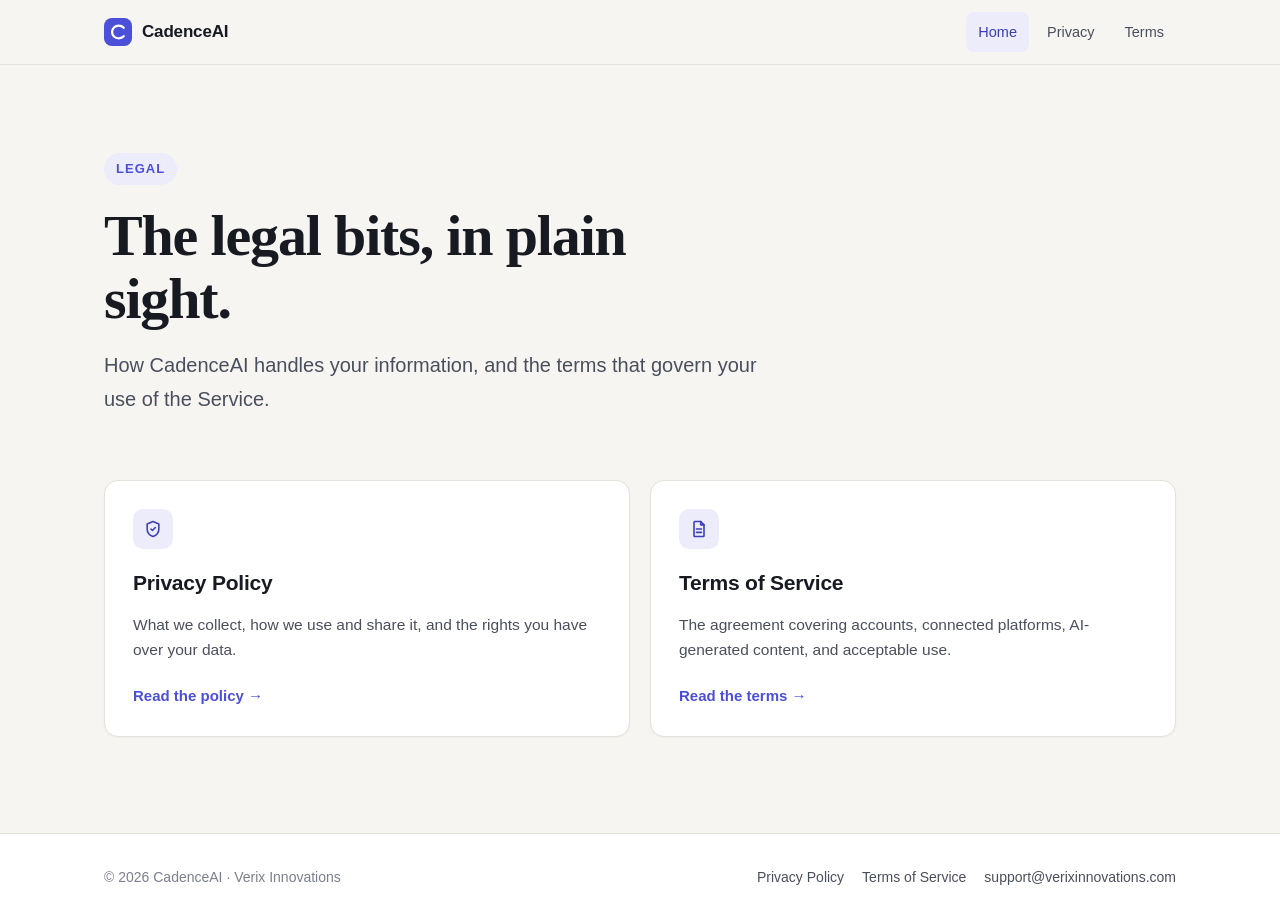
<file: index.html>
<!DOCTYPE html>
<html lang="en">
<head>
  <meta charset="utf-8">
  <meta name="viewport" content="width=device-width, initial-scale=1">
  <title>Legal · CadenceAI</title>
  <meta name="description" content="Privacy Policy and Terms of Service for CadenceAI.">
  <link rel="icon" href="assets/logo.svg" type="image/svg+xml">
  <link rel="stylesheet" href="assets/style.css">
</head>
<body class="home">
  <header class="site-header">
    <div class="bar">
      <a class="brand" href="index.html">
        <img src="assets/logo.svg" alt="">
        <span>CadenceAI</span>
      </a>
      <nav class="site-nav" aria-label="Primary">
        <a href="index.html" aria-current="page">Home</a>
        <a href="privacy-policy.html">Privacy</a>
        <a href="terms-of-service.html">Terms</a>
      </nav>
    </div>
  </header>

  <main>
    <section class="hero">
      <span class="eyebrow">Legal</span>
      <h1>The legal bits, in plain sight.</h1>
      <p class="lede">How CadenceAI handles your information, and the terms that govern your use of the Service.</p>
    </section>

    <section class="doc-grid">
      <a class="doc-card" href="privacy-policy.html">
        <span class="icon" aria-hidden="true">
          <svg width="20" height="20" viewBox="0 0 24 24" fill="none" stroke="currentColor" stroke-width="1.9" stroke-linecap="round" stroke-linejoin="round">
            <path d="M12 3l7 3v6c0 4.4-3 7.6-7 9-4-1.4-7-4.6-7-9V6l7-3z"/>
            <path d="M9.5 12l1.8 1.8 3.5-3.6"/>
          </svg>
        </span>
        <h2>Privacy Policy</h2>
        <p>What we collect, how we use and share it, and the rights you have over your data.</p>
        <span class="go">Read the policy <span aria-hidden="true">&rarr;</span></span>
      </a>

      <a class="doc-card" href="terms-of-service.html">
        <span class="icon" aria-hidden="true">
          <svg width="20" height="20" viewBox="0 0 24 24" fill="none" stroke="currentColor" stroke-width="1.9" stroke-linecap="round" stroke-linejoin="round">
            <path d="M7 3h7l4 4v13a1 1 0 0 1-1 1H7a1 1 0 0 1-1-1V4a1 1 0 0 1 1-1z"/>
            <path d="M14 3v4h4M9 12h6M9 16h6"/>
          </svg>
        </span>
        <h2>Terms of Service</h2>
        <p>The agreement covering accounts, connected platforms, AI-generated content, and acceptable use.</p>
        <span class="go">Read the terms <span aria-hidden="true">&rarr;</span></span>
      </a>
    </section>
  </main>

  <footer class="site-footer">
    <div class="inner">
      <span>&copy; 2026 CadenceAI &middot; Verix Innovations</span>
      <nav aria-label="Legal">
        <a href="privacy-policy.html">Privacy Policy</a>
        <a href="terms-of-service.html">Terms of Service</a>
        <a href="mailto:support@verixinnovations.com">support@verixinnovations.com</a>
      </nav>
    </div>
  </footer>
</body>
</html>
</file>
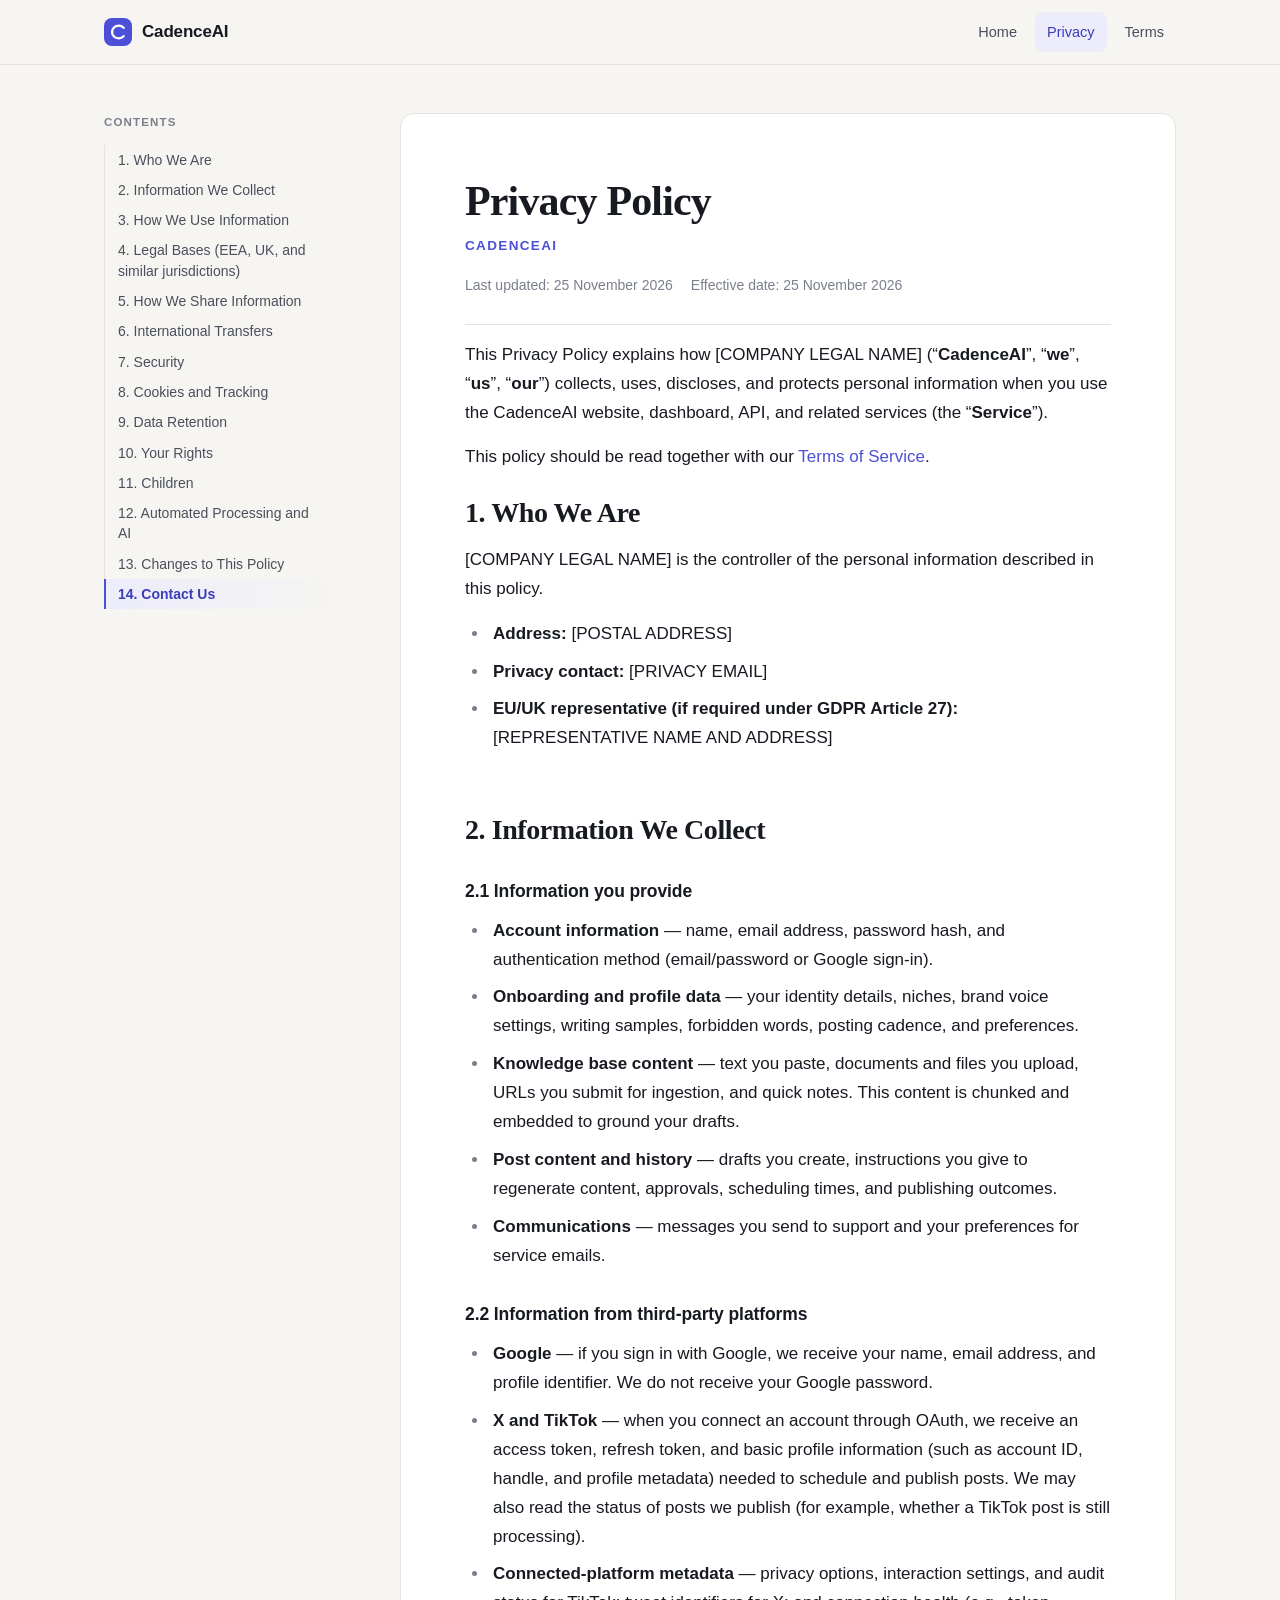
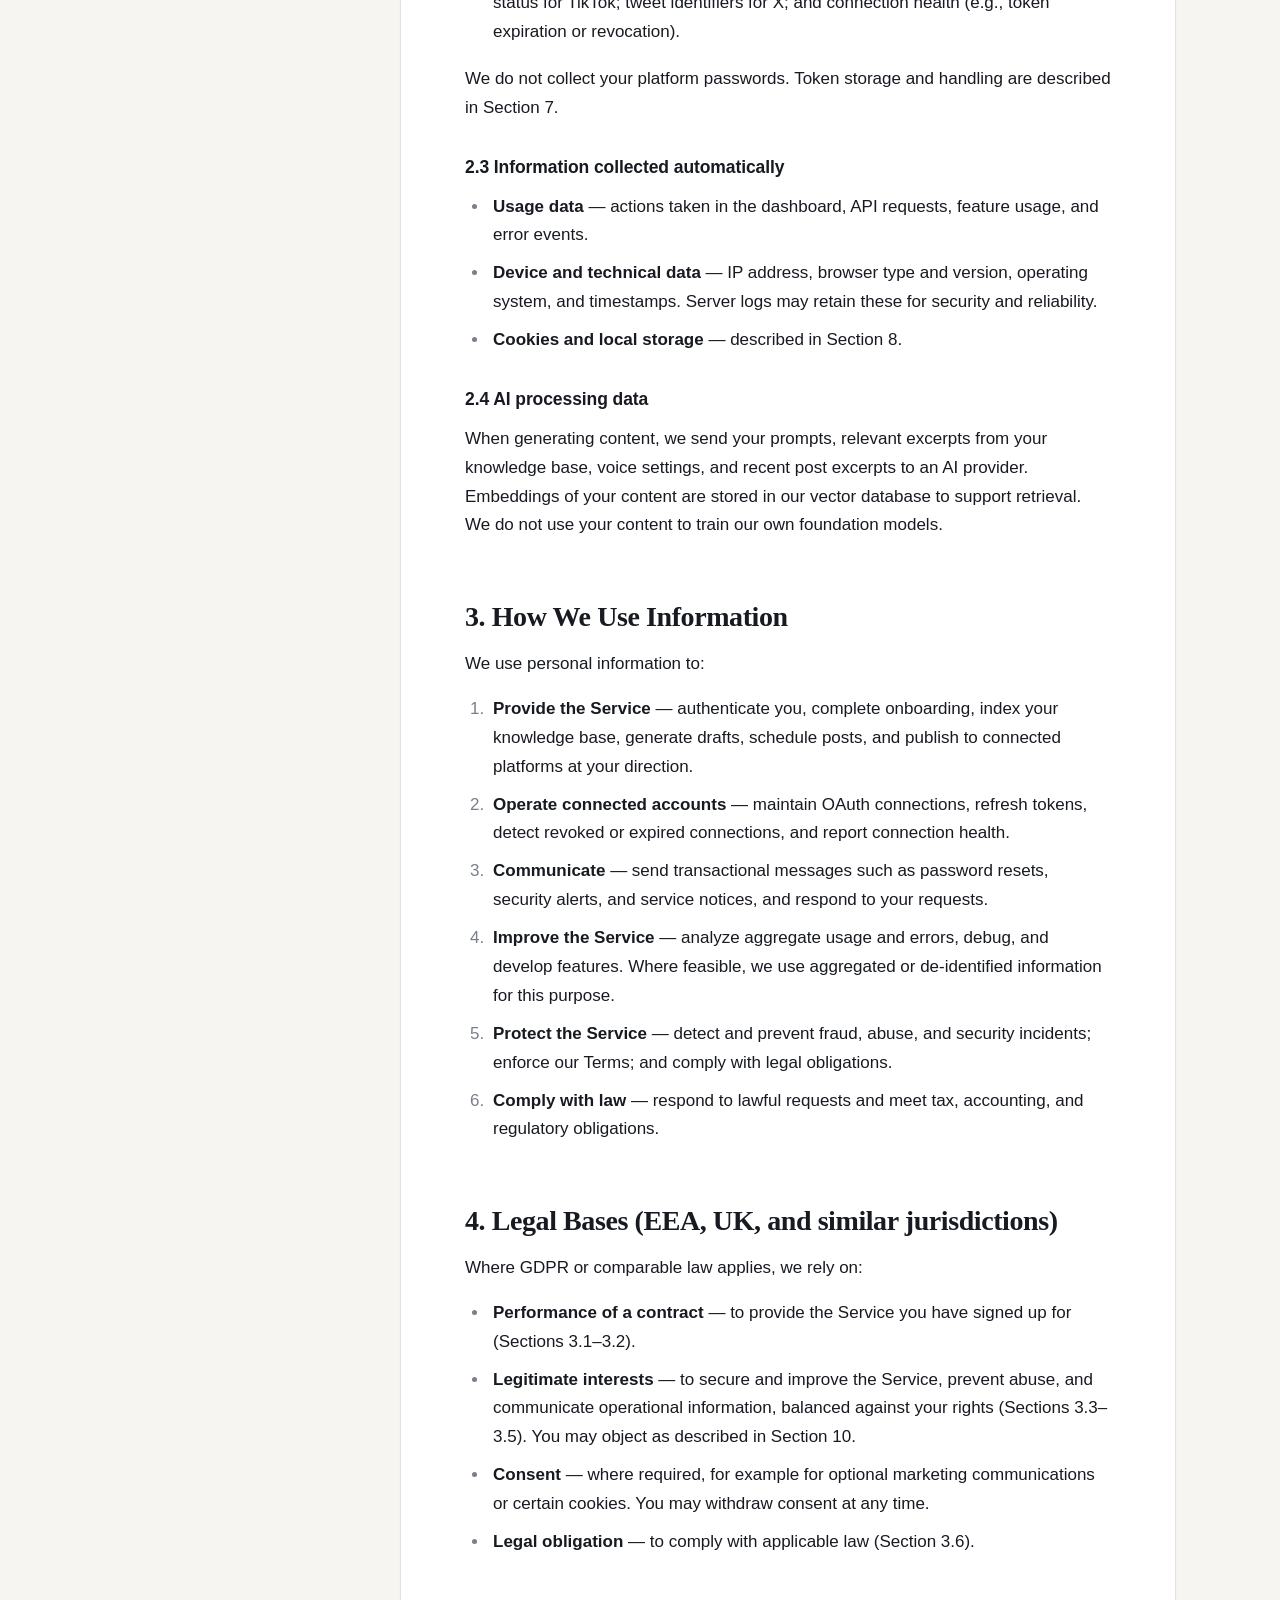
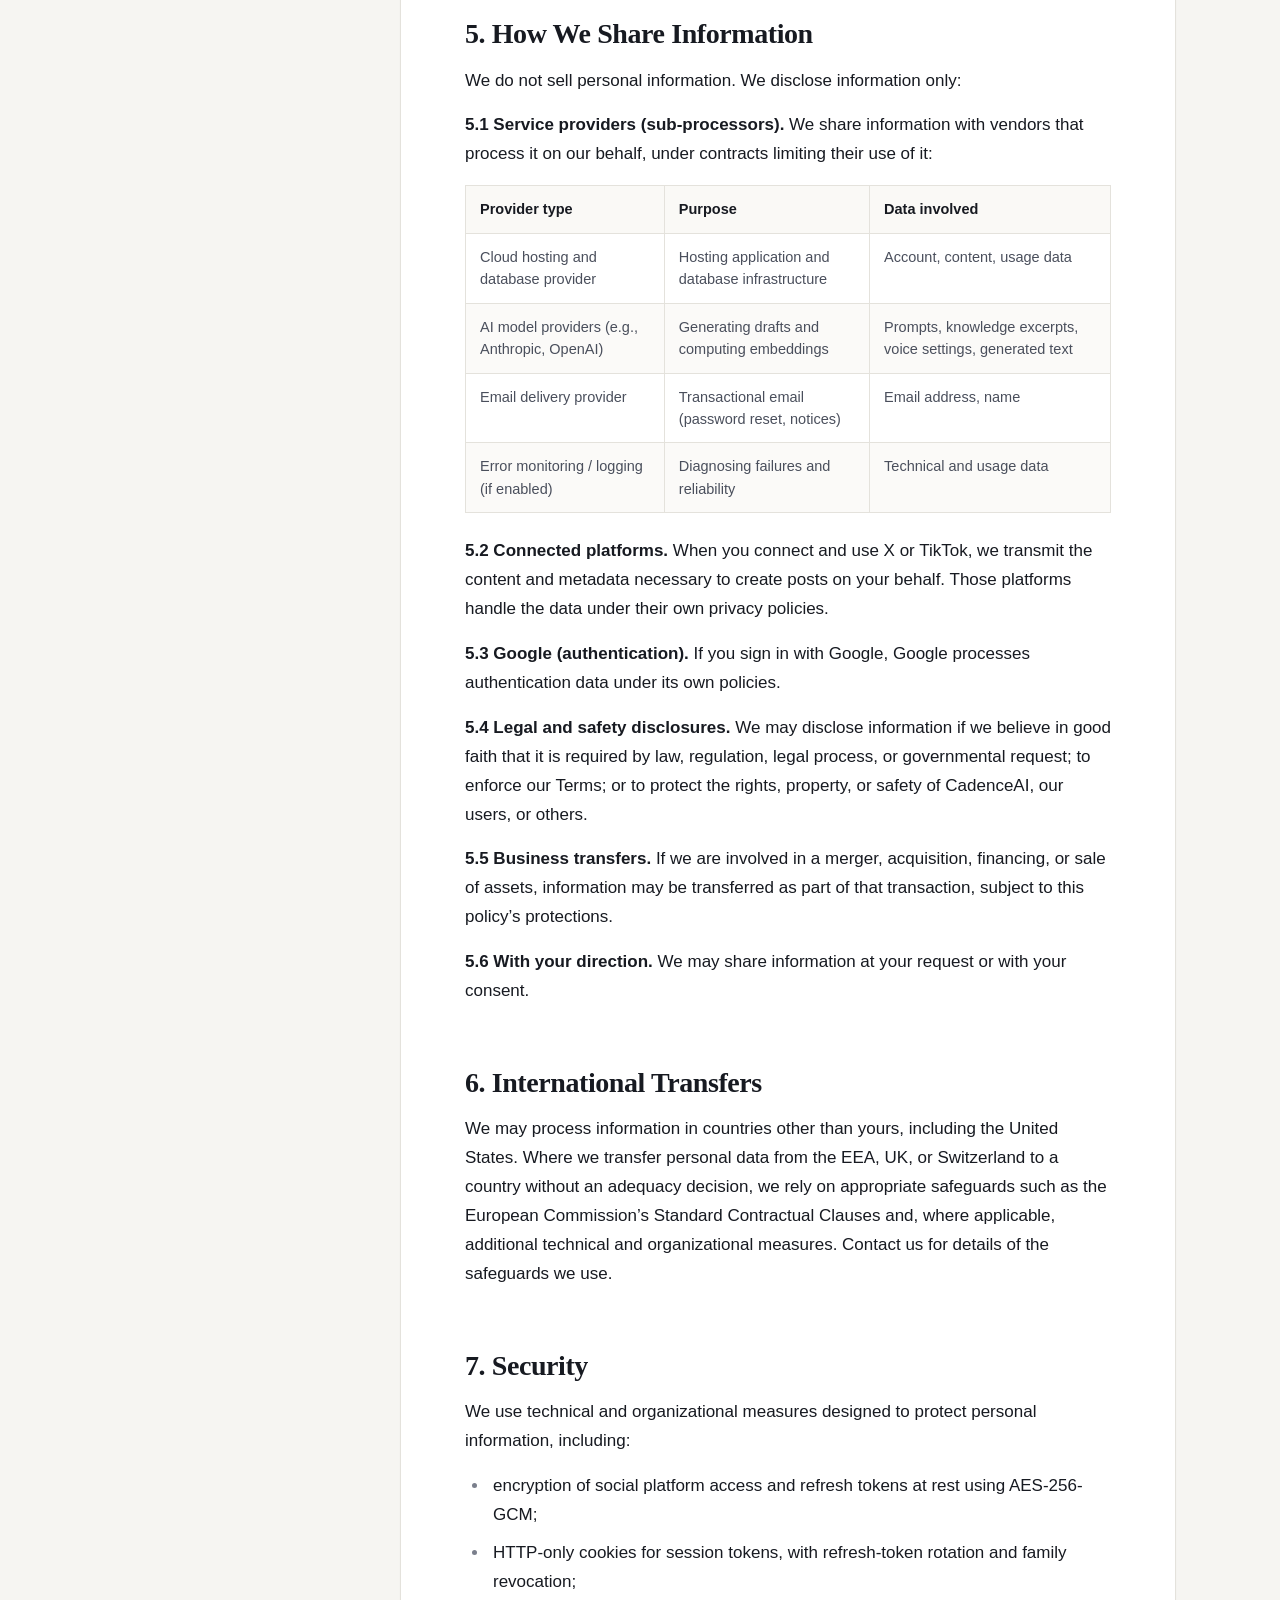
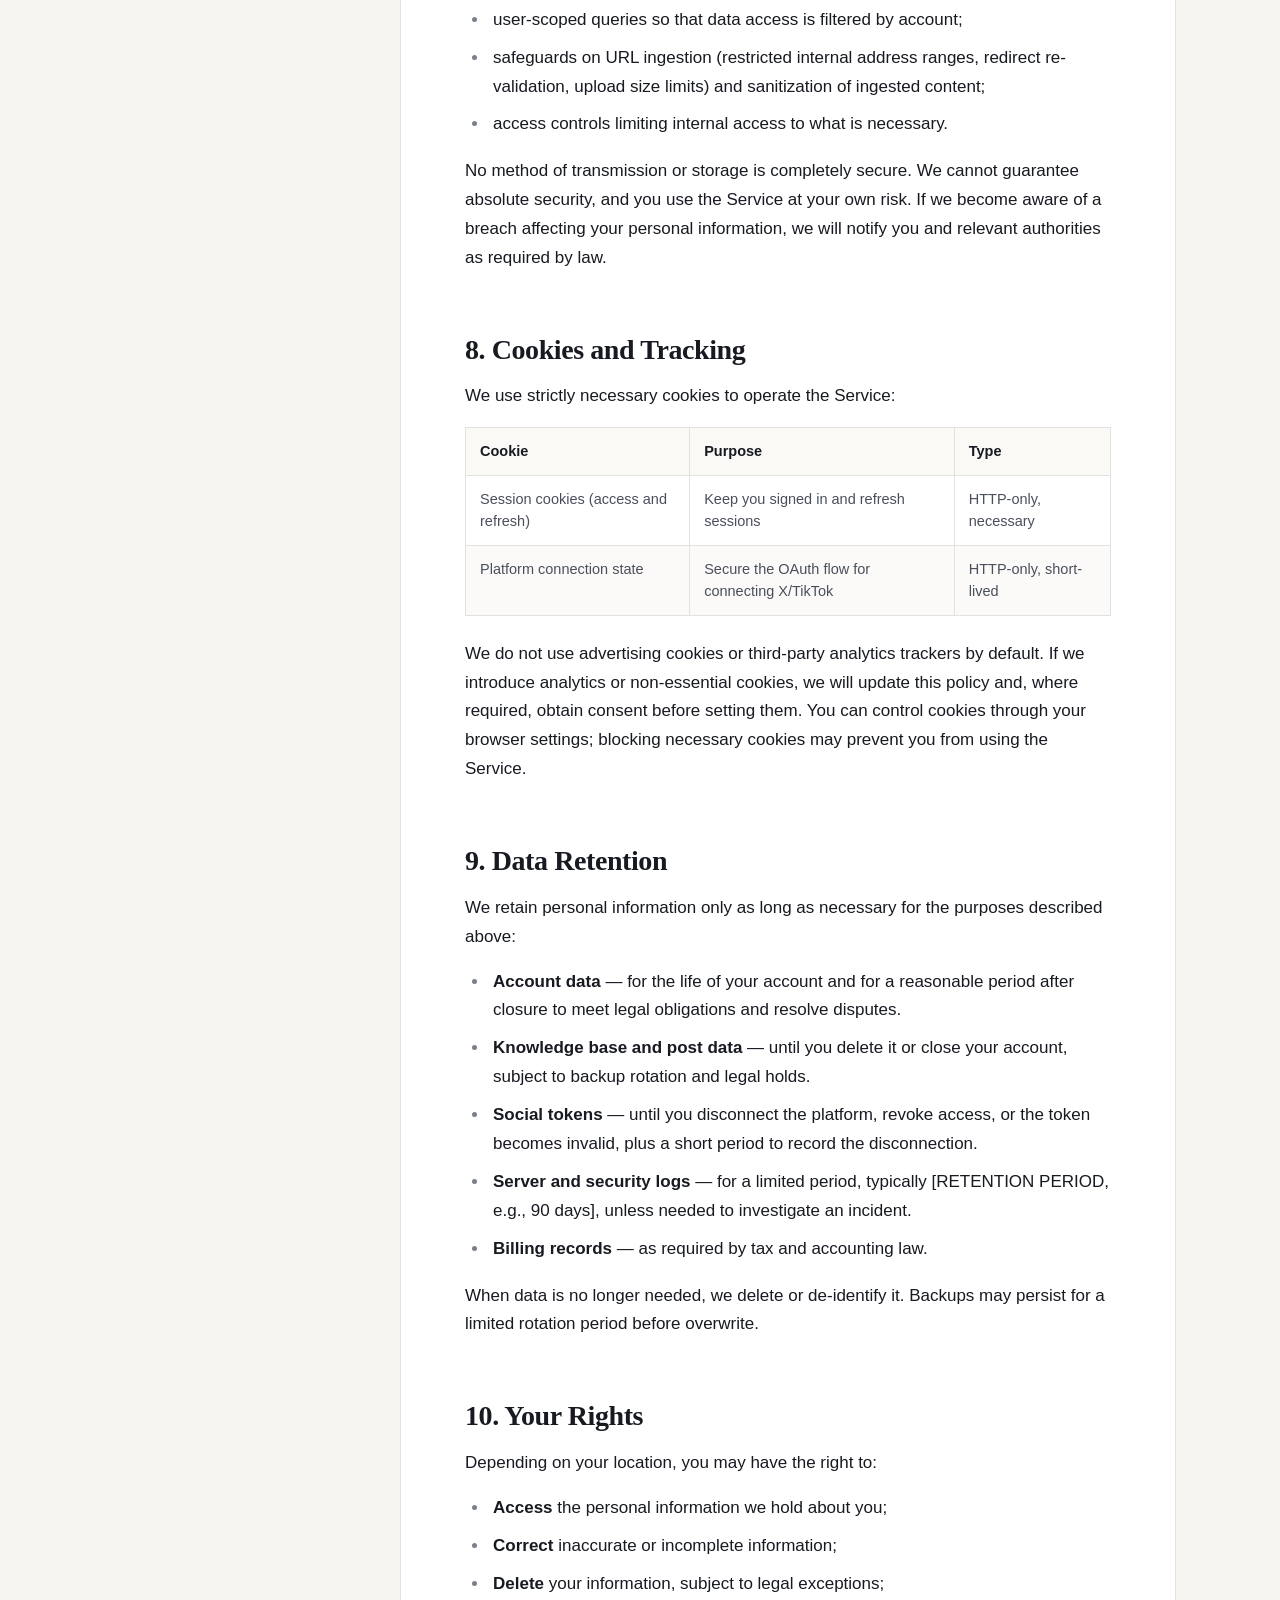
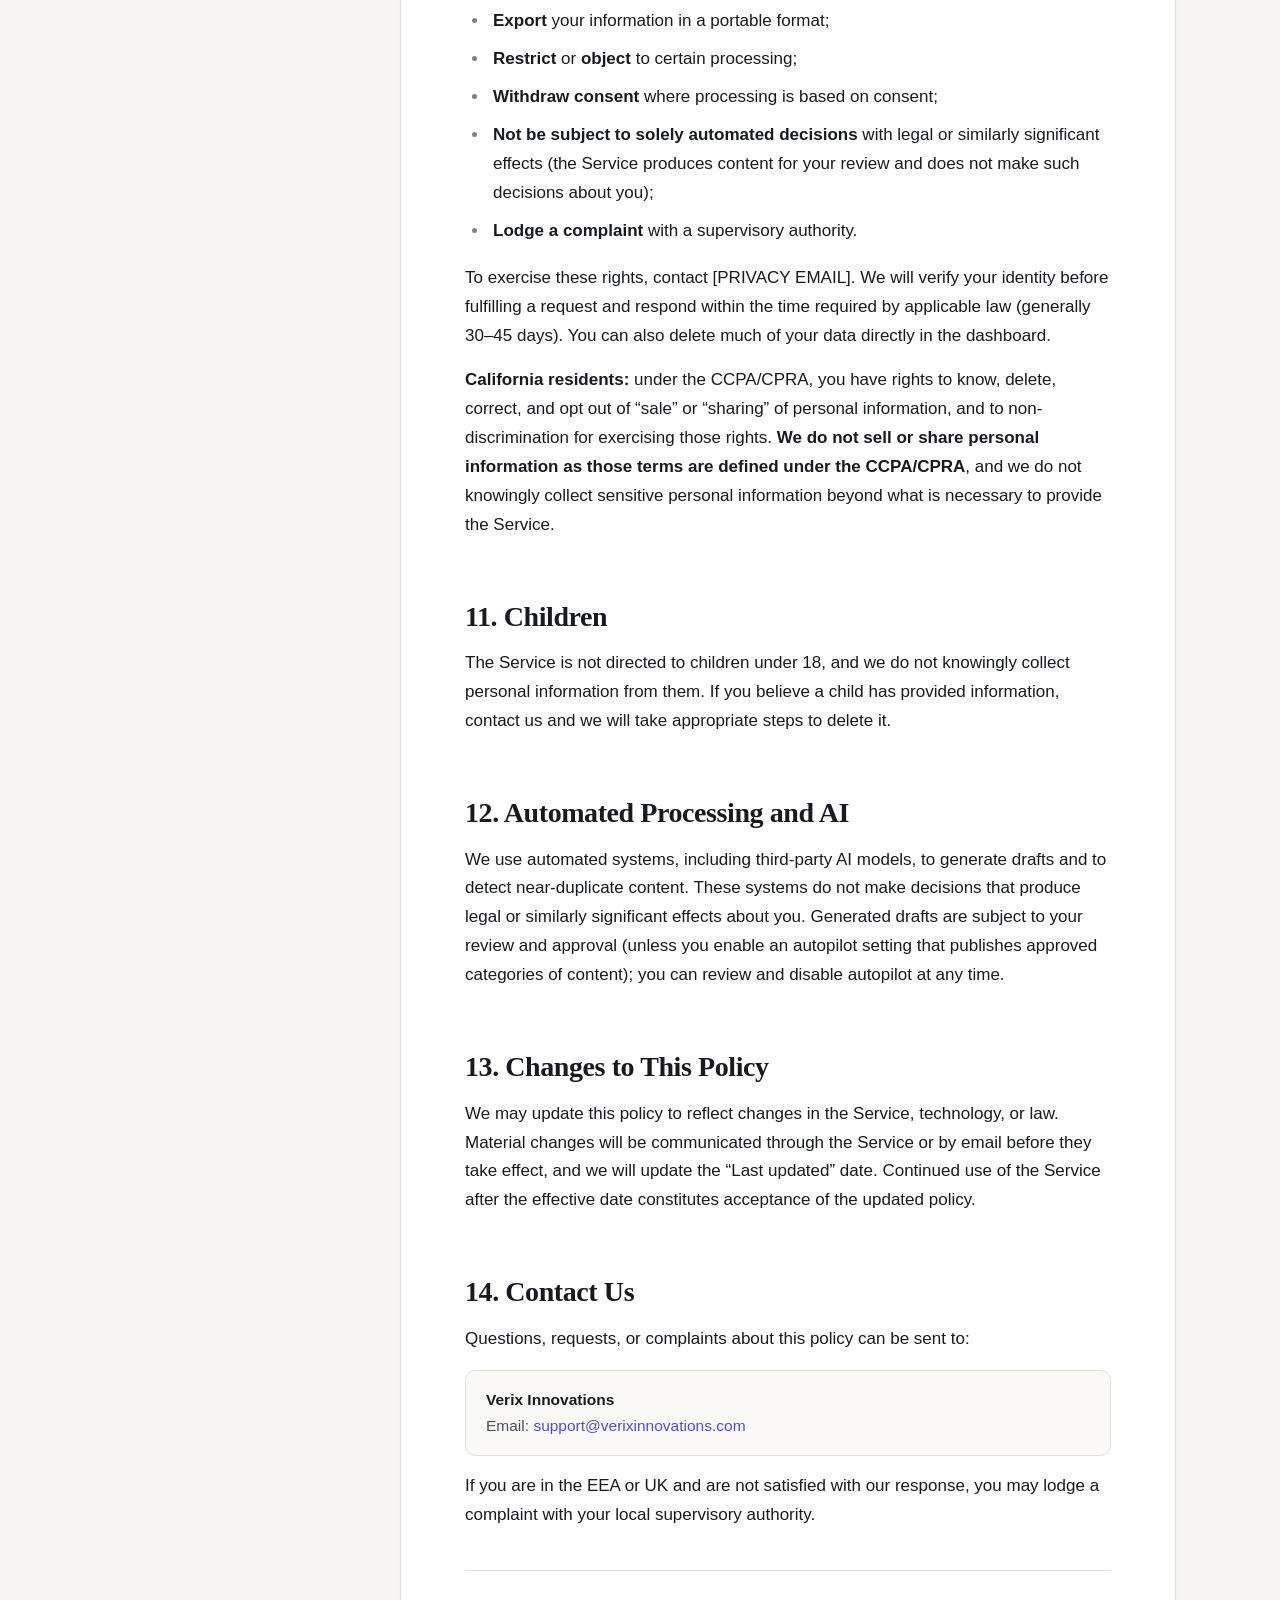
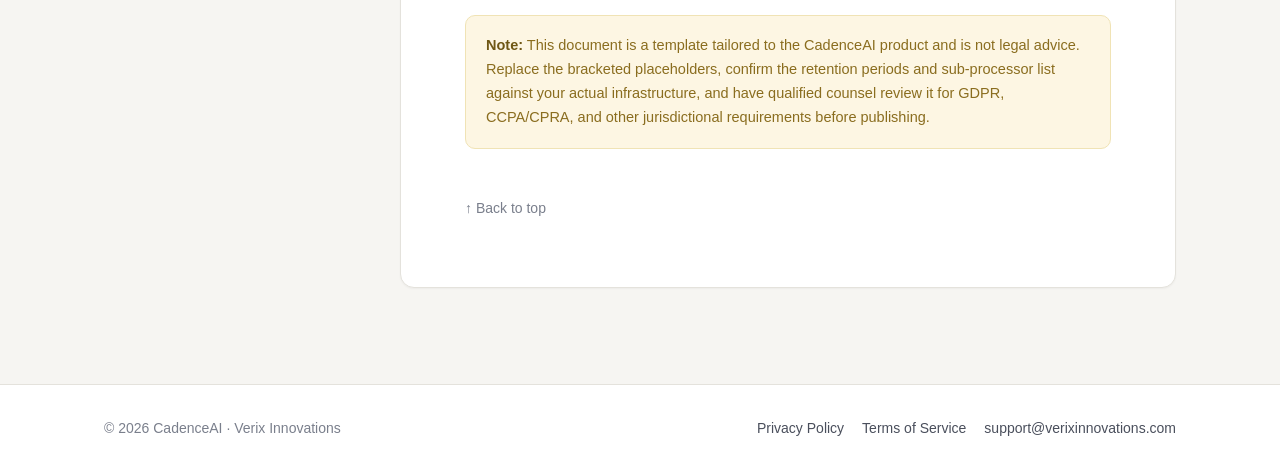
<file: privacy-policy.html>
<!DOCTYPE html>
<html lang="en">
<head>
  <meta charset="utf-8">
  <meta name="viewport" content="width=device-width, initial-scale=1">
  <title>Privacy Policy · CadenceAI</title>
  <meta name="description" content="How CadenceAI collects, uses, and protects personal information.">
  <link rel="icon" href="assets/logo.svg" type="image/svg+xml">
  <link rel="stylesheet" href="assets/style.css">
</head>
<body class="legal">
  <header class="site-header">
    <div class="bar">
      <a class="brand" href="index.html">
        <img src="assets/logo.svg" alt="">
        <span>CadenceAI</span>
      </a>
      <nav class="site-nav" aria-label="Primary">
        <a href="index.html">Home</a>
        <a href="privacy-policy.html" aria-current="page">Privacy</a>
        <a href="terms-of-service.html">Terms</a>
      </nav>
    </div>
  </header>

  <main>
    <div class="doc-wrap">
      <aside class="toc" aria-label="On this page">
        <h2>Contents</h2>
        <ol id="toc-list"></ol>
      </aside>

      <article class="doc">
        <h1>Privacy Policy</h1>
        <p class="product-label">CadenceAI</p>
        <p class="doc-meta"><span>Last updated: 25 November 2026</span><span>Effective date: 25 November 2026</span></p>

        <p>This Privacy Policy explains how [COMPANY LEGAL NAME] (&ldquo;<strong>CadenceAI</strong>&rdquo;, &ldquo;<strong>we</strong>&rdquo;, &ldquo;<strong>us</strong>&rdquo;, &ldquo;<strong>our</strong>&rdquo;) collects, uses, discloses, and protects personal information when you use the CadenceAI website, dashboard, API, and related services (the &ldquo;<strong>Service</strong>&rdquo;).</p>

        <p>This policy should be read together with our <a href="terms-of-service.html">Terms of Service</a>.</p>

        <h2 id="1-who-we-are">1. Who We Are</h2>

        <p>[COMPANY LEGAL NAME] is the controller of the personal information described in this policy.</p>

        <ul>
          <li><strong>Address:</strong> [POSTAL ADDRESS]</li>
          <li><strong>Privacy contact:</strong> [PRIVACY EMAIL]</li>
          <li><strong>EU/UK representative (if required under GDPR Article 27):</strong> [REPRESENTATIVE NAME AND ADDRESS]</li>
        </ul>

        <h2 id="2-information-we-collect">2. Information We Collect</h2>

        <h3>2.1 Information you provide</h3>

        <ul>
          <li><strong>Account information</strong> &mdash; name, email address, password hash, and authentication method (email/password or Google sign-in).</li>
          <li><strong>Onboarding and profile data</strong> &mdash; your identity details, niches, brand voice settings, writing samples, forbidden words, posting cadence, and preferences.</li>
          <li><strong>Knowledge base content</strong> &mdash; text you paste, documents and files you upload, URLs you submit for ingestion, and quick notes. This content is chunked and embedded to ground your drafts.</li>
          <li><strong>Post content and history</strong> &mdash; drafts you create, instructions you give to regenerate content, approvals, scheduling times, and publishing outcomes.</li>
          <li><strong>Communications</strong> &mdash; messages you send to support and your preferences for service emails.</li>
        </ul>

        <h3>2.2 Information from third-party platforms</h3>

        <ul>
          <li><strong>Google</strong> &mdash; if you sign in with Google, we receive your name, email address, and profile identifier. We do not receive your Google password.</li>
          <li><strong>X and TikTok</strong> &mdash; when you connect an account through OAuth, we receive an access token, refresh token, and basic profile information (such as account ID, handle, and profile metadata) needed to schedule and publish posts. We may also read the status of posts we publish (for example, whether a TikTok post is still processing).</li>
          <li><strong>Connected-platform metadata</strong> &mdash; privacy options, interaction settings, and audit status for TikTok; tweet identifiers for X; and connection health (e.g., token expiration or revocation).</li>
        </ul>

        <p>We do not collect your platform passwords. Token storage and handling are described in Section 7.</p>

        <h3>2.3 Information collected automatically</h3>

        <ul>
          <li><strong>Usage data</strong> &mdash; actions taken in the dashboard, API requests, feature usage, and error events.</li>
          <li><strong>Device and technical data</strong> &mdash; IP address, browser type and version, operating system, and timestamps. Server logs may retain these for security and reliability.</li>
          <li><strong>Cookies and local storage</strong> &mdash; described in Section 8.</li>
        </ul>

        <h3>2.4 AI processing data</h3>

        <p>When generating content, we send your prompts, relevant excerpts from your knowledge base, voice settings, and recent post excerpts to an AI provider. Embeddings of your content are stored in our vector database to support retrieval. We do not use your content to train our own foundation models.</p>

        <h2 id="3-how-we-use-information">3. How We Use Information</h2>

        <p>We use personal information to:</p>

        <ol>
          <li><strong>Provide the Service</strong> &mdash; authenticate you, complete onboarding, index your knowledge base, generate drafts, schedule posts, and publish to connected platforms at your direction.</li>
          <li><strong>Operate connected accounts</strong> &mdash; maintain OAuth connections, refresh tokens, detect revoked or expired connections, and report connection health.</li>
          <li><strong>Communicate</strong> &mdash; send transactional messages such as password resets, security alerts, and service notices, and respond to your requests.</li>
          <li><strong>Improve the Service</strong> &mdash; analyze aggregate usage and errors, debug, and develop features. Where feasible, we use aggregated or de-identified information for this purpose.</li>
          <li><strong>Protect the Service</strong> &mdash; detect and prevent fraud, abuse, and security incidents; enforce our Terms; and comply with legal obligations.</li>
          <li><strong>Comply with law</strong> &mdash; respond to lawful requests and meet tax, accounting, and regulatory obligations.</li>
        </ol>

        <h2 id="4-legal-bases">4. Legal Bases (EEA, UK, and similar jurisdictions)</h2>

        <p>Where GDPR or comparable law applies, we rely on:</p>

        <ul>
          <li><strong>Performance of a contract</strong> &mdash; to provide the Service you have signed up for (Sections 3.1&ndash;3.2).</li>
          <li><strong>Legitimate interests</strong> &mdash; to secure and improve the Service, prevent abuse, and communicate operational information, balanced against your rights (Sections 3.3&ndash;3.5). You may object as described in Section 10.</li>
          <li><strong>Consent</strong> &mdash; where required, for example for optional marketing communications or certain cookies. You may withdraw consent at any time.</li>
          <li><strong>Legal obligation</strong> &mdash; to comply with applicable law (Section 3.6).</li>
        </ul>

        <h2 id="5-how-we-share-information">5. How We Share Information</h2>

        <p>We do not sell personal information. We disclose information only:</p>

        <p><strong>5.1 Service providers (sub-processors).</strong> We share information with vendors that process it on our behalf, under contracts limiting their use of it:</p>

        <table>
          <thead>
            <tr>
              <th>Provider type</th>
              <th>Purpose</th>
              <th>Data involved</th>
            </tr>
          </thead>
          <tbody>
            <tr>
              <td>Cloud hosting and database provider</td>
              <td>Hosting application and database infrastructure</td>
              <td>Account, content, usage data</td>
            </tr>
            <tr>
              <td>AI model providers (e.g., Anthropic, OpenAI)</td>
              <td>Generating drafts and computing embeddings</td>
              <td>Prompts, knowledge excerpts, voice settings, generated text</td>
            </tr>
            <tr>
              <td>Email delivery provider</td>
              <td>Transactional email (password reset, notices)</td>
              <td>Email address, name</td>
            </tr>
            <tr>
              <td>Error monitoring / logging (if enabled)</td>
              <td>Diagnosing failures and reliability</td>
              <td>Technical and usage data</td>
            </tr>
          </tbody>
        </table>

        <p><strong>5.2 Connected platforms.</strong> When you connect and use X or TikTok, we transmit the content and metadata necessary to create posts on your behalf. Those platforms handle the data under their own privacy policies.</p>

        <p><strong>5.3 Google (authentication).</strong> If you sign in with Google, Google processes authentication data under its own policies.</p>

        <p><strong>5.4 Legal and safety disclosures.</strong> We may disclose information if we believe in good faith that it is required by law, regulation, legal process, or governmental request; to enforce our Terms; or to protect the rights, property, or safety of CadenceAI, our users, or others.</p>

        <p><strong>5.5 Business transfers.</strong> If we are involved in a merger, acquisition, financing, or sale of assets, information may be transferred as part of that transaction, subject to this policy&rsquo;s protections.</p>

        <p><strong>5.6 With your direction.</strong> We may share information at your request or with your consent.</p>

        <h2 id="6-international-transfers">6. International Transfers</h2>

        <p>We may process information in countries other than yours, including the United States. Where we transfer personal data from the EEA, UK, or Switzerland to a country without an adequacy decision, we rely on appropriate safeguards such as the European Commission&rsquo;s Standard Contractual Clauses and, where applicable, additional technical and organizational measures. Contact us for details of the safeguards we use.</p>

        <h2 id="7-security">7. Security</h2>

        <p>We use technical and organizational measures designed to protect personal information, including:</p>

        <ul>
          <li>encryption of social platform access and refresh tokens at rest using AES-256-GCM;</li>
          <li>HTTP-only cookies for session tokens, with refresh-token rotation and family revocation;</li>
          <li>user-scoped queries so that data access is filtered by account;</li>
          <li>safeguards on URL ingestion (restricted internal address ranges, redirect re-validation, upload size limits) and sanitization of ingested content;</li>
          <li>access controls limiting internal access to what is necessary.</li>
        </ul>

        <p>No method of transmission or storage is completely secure. We cannot guarantee absolute security, and you use the Service at your own risk. If we become aware of a breach affecting your personal information, we will notify you and relevant authorities as required by law.</p>

        <h2 id="8-cookies-and-tracking">8. Cookies and Tracking</h2>

        <p>We use strictly necessary cookies to operate the Service:</p>

        <table>
          <thead>
            <tr>
              <th>Cookie</th>
              <th>Purpose</th>
              <th>Type</th>
            </tr>
          </thead>
          <tbody>
            <tr>
              <td>Session cookies (access and refresh)</td>
              <td>Keep you signed in and refresh sessions</td>
              <td>HTTP-only, necessary</td>
            </tr>
            <tr>
              <td>Platform connection state</td>
              <td>Secure the OAuth flow for connecting X/TikTok</td>
              <td>HTTP-only, short-lived</td>
            </tr>
          </tbody>
        </table>

        <p>We do not use advertising cookies or third-party analytics trackers by default. If we introduce analytics or non-essential cookies, we will update this policy and, where required, obtain consent before setting them. You can control cookies through your browser settings; blocking necessary cookies may prevent you from using the Service.</p>

        <h2 id="9-data-retention">9. Data Retention</h2>

        <p>We retain personal information only as long as necessary for the purposes described above:</p>

        <ul>
          <li><strong>Account data</strong> &mdash; for the life of your account and for a reasonable period after closure to meet legal obligations and resolve disputes.</li>
          <li><strong>Knowledge base and post data</strong> &mdash; until you delete it or close your account, subject to backup rotation and legal holds.</li>
          <li><strong>Social tokens</strong> &mdash; until you disconnect the platform, revoke access, or the token becomes invalid, plus a short period to record the disconnection.</li>
          <li><strong>Server and security logs</strong> &mdash; for a limited period, typically [RETENTION PERIOD, e.g., 90 days], unless needed to investigate an incident.</li>
          <li><strong>Billing records</strong> &mdash; as required by tax and accounting law.</li>
        </ul>

        <p>When data is no longer needed, we delete or de-identify it. Backups may persist for a limited rotation period before overwrite.</p>

        <h2 id="10-your-rights">10. Your Rights</h2>

        <p>Depending on your location, you may have the right to:</p>

        <ul>
          <li><strong>Access</strong> the personal information we hold about you;</li>
          <li><strong>Correct</strong> inaccurate or incomplete information;</li>
          <li><strong>Delete</strong> your information, subject to legal exceptions;</li>
          <li><strong>Export</strong> your information in a portable format;</li>
          <li><strong>Restrict</strong> or <strong>object</strong> to certain processing;</li>
          <li><strong>Withdraw consent</strong> where processing is based on consent;</li>
          <li><strong>Not be subject to solely automated decisions</strong> with legal or similarly significant effects (the Service produces content for your review and does not make such decisions about you);</li>
          <li><strong>Lodge a complaint</strong> with a supervisory authority.</li>
        </ul>

        <p>To exercise these rights, contact [PRIVACY EMAIL]. We will verify your identity before fulfilling a request and respond within the time required by applicable law (generally 30&ndash;45 days). You can also delete much of your data directly in the dashboard.</p>

        <p><strong>California residents:</strong> under the CCPA/CPRA, you have rights to know, delete, correct, and opt out of &ldquo;sale&rdquo; or &ldquo;sharing&rdquo; of personal information, and to non-discrimination for exercising those rights. <strong>We do not sell or share personal information as those terms are defined under the CCPA/CPRA</strong>, and we do not knowingly collect sensitive personal information beyond what is necessary to provide the Service.</p>

        <h2 id="11-children">11. Children</h2>

        <p>The Service is not directed to children under 18, and we do not knowingly collect personal information from them. If you believe a child has provided information, contact us and we will take appropriate steps to delete it.</p>

        <h2 id="12-automated-processing-and-ai">12. Automated Processing and AI</h2>

        <p>We use automated systems, including third-party AI models, to generate drafts and to detect near-duplicate content. These systems do not make decisions that produce legal or similarly significant effects about you. Generated drafts are subject to your review and approval (unless you enable an autopilot setting that publishes approved categories of content); you can review and disable autopilot at any time.</p>

        <h2 id="13-changes-to-this-policy">13. Changes to This Policy</h2>

        <p>We may update this policy to reflect changes in the Service, technology, or law. Material changes will be communicated through the Service or by email before they take effect, and we will update the &ldquo;Last updated&rdquo; date. Continued use of the Service after the effective date constitutes acceptance of the updated policy.</p>

        <h2 id="14-contact-us">14. Contact Us</h2>

        <p>Questions, requests, or complaints about this policy can be sent to:</p>

        <address>
          <strong>Verix Innovations</strong><br>
          Email: <a href="mailto:support@verixinnovations.com">support@verixinnovations.com</a>
        </address>

        <p>If you are in the EEA or UK and are not satisfied with our response, you may lodge a complaint with your local supervisory authority.</p>

        <hr>

        <blockquote>
          <p><strong>Note:</strong> This document is a template tailored to the CadenceAI product and is not legal advice. Replace the bracketed placeholders, confirm the retention periods and sub-processor list against your actual infrastructure, and have qualified counsel review it for GDPR, CCPA/CPRA, and other jurisdictional requirements before publishing.</p>
        </blockquote>

        <a class="to-top" href="#top" onclick="window.scrollTo({top:0,behavior:'smooth'});return false;">&uarr; Back to top</a>
      </article>
    </div>
  </main>

  <footer class="site-footer">
    <div class="inner">
      <span>&copy; 2026 CadenceAI &middot; Verix Innovations</span>
      <nav aria-label="Legal">
        <a href="privacy-policy.html">Privacy Policy</a>
        <a href="terms-of-service.html">Terms of Service</a>
        <a href="mailto:support@verixinnovations.com">support@verixinnovations.com</a>
      </nav>
    </div>
  </footer>

  <script src="assets/site.js"></script>
</body>
</html>
</file>
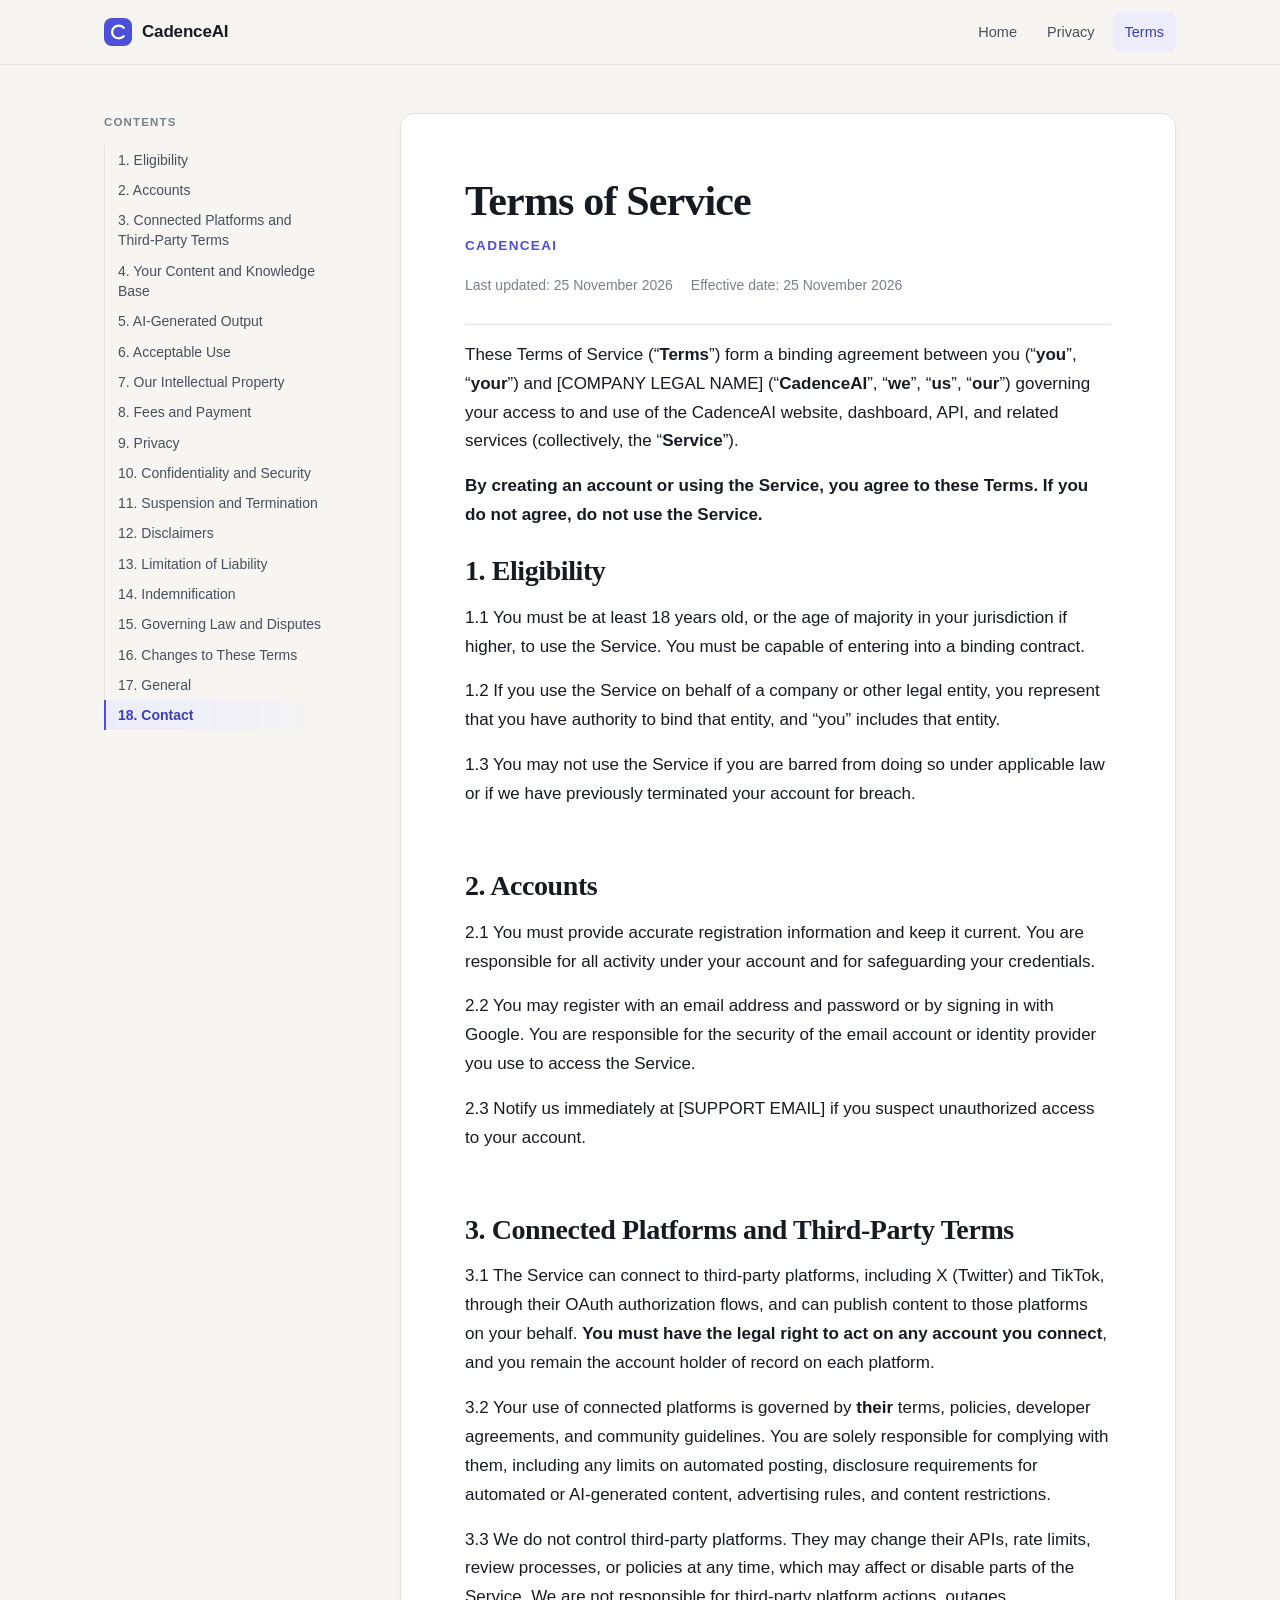
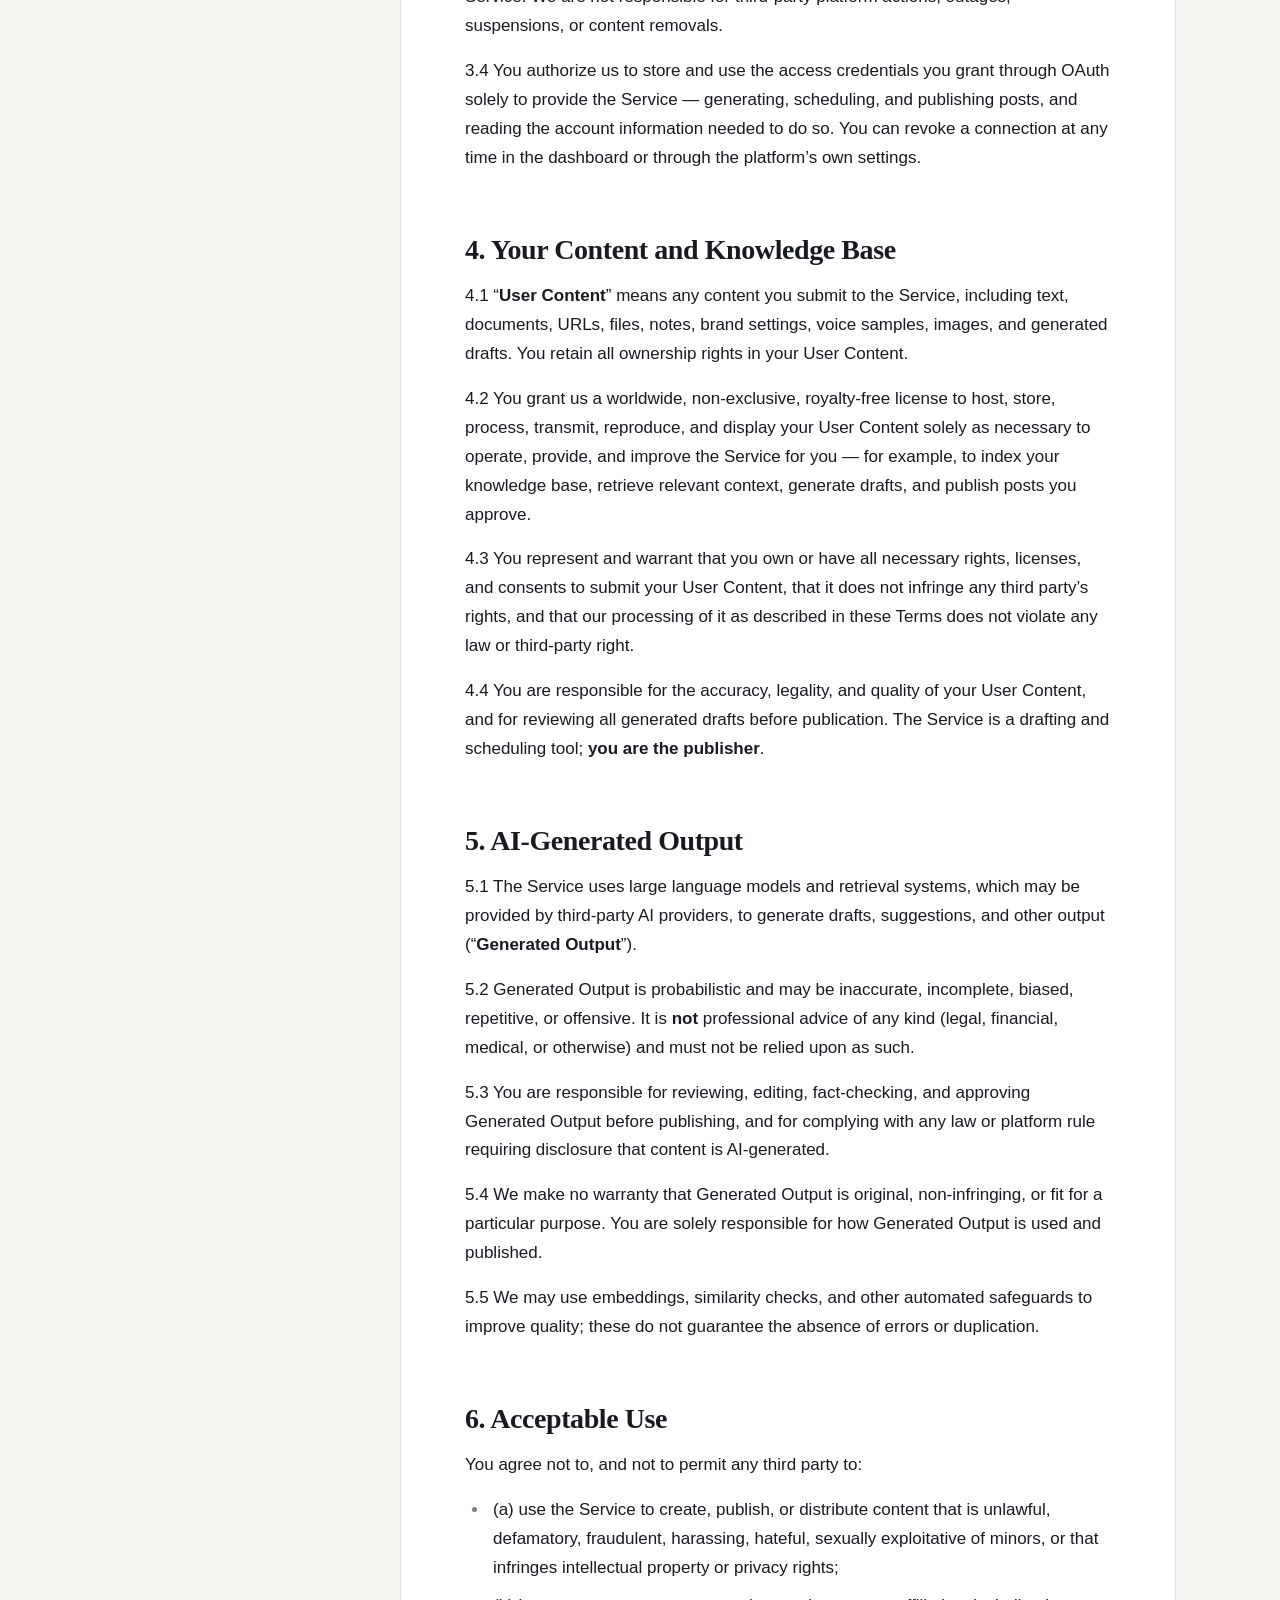
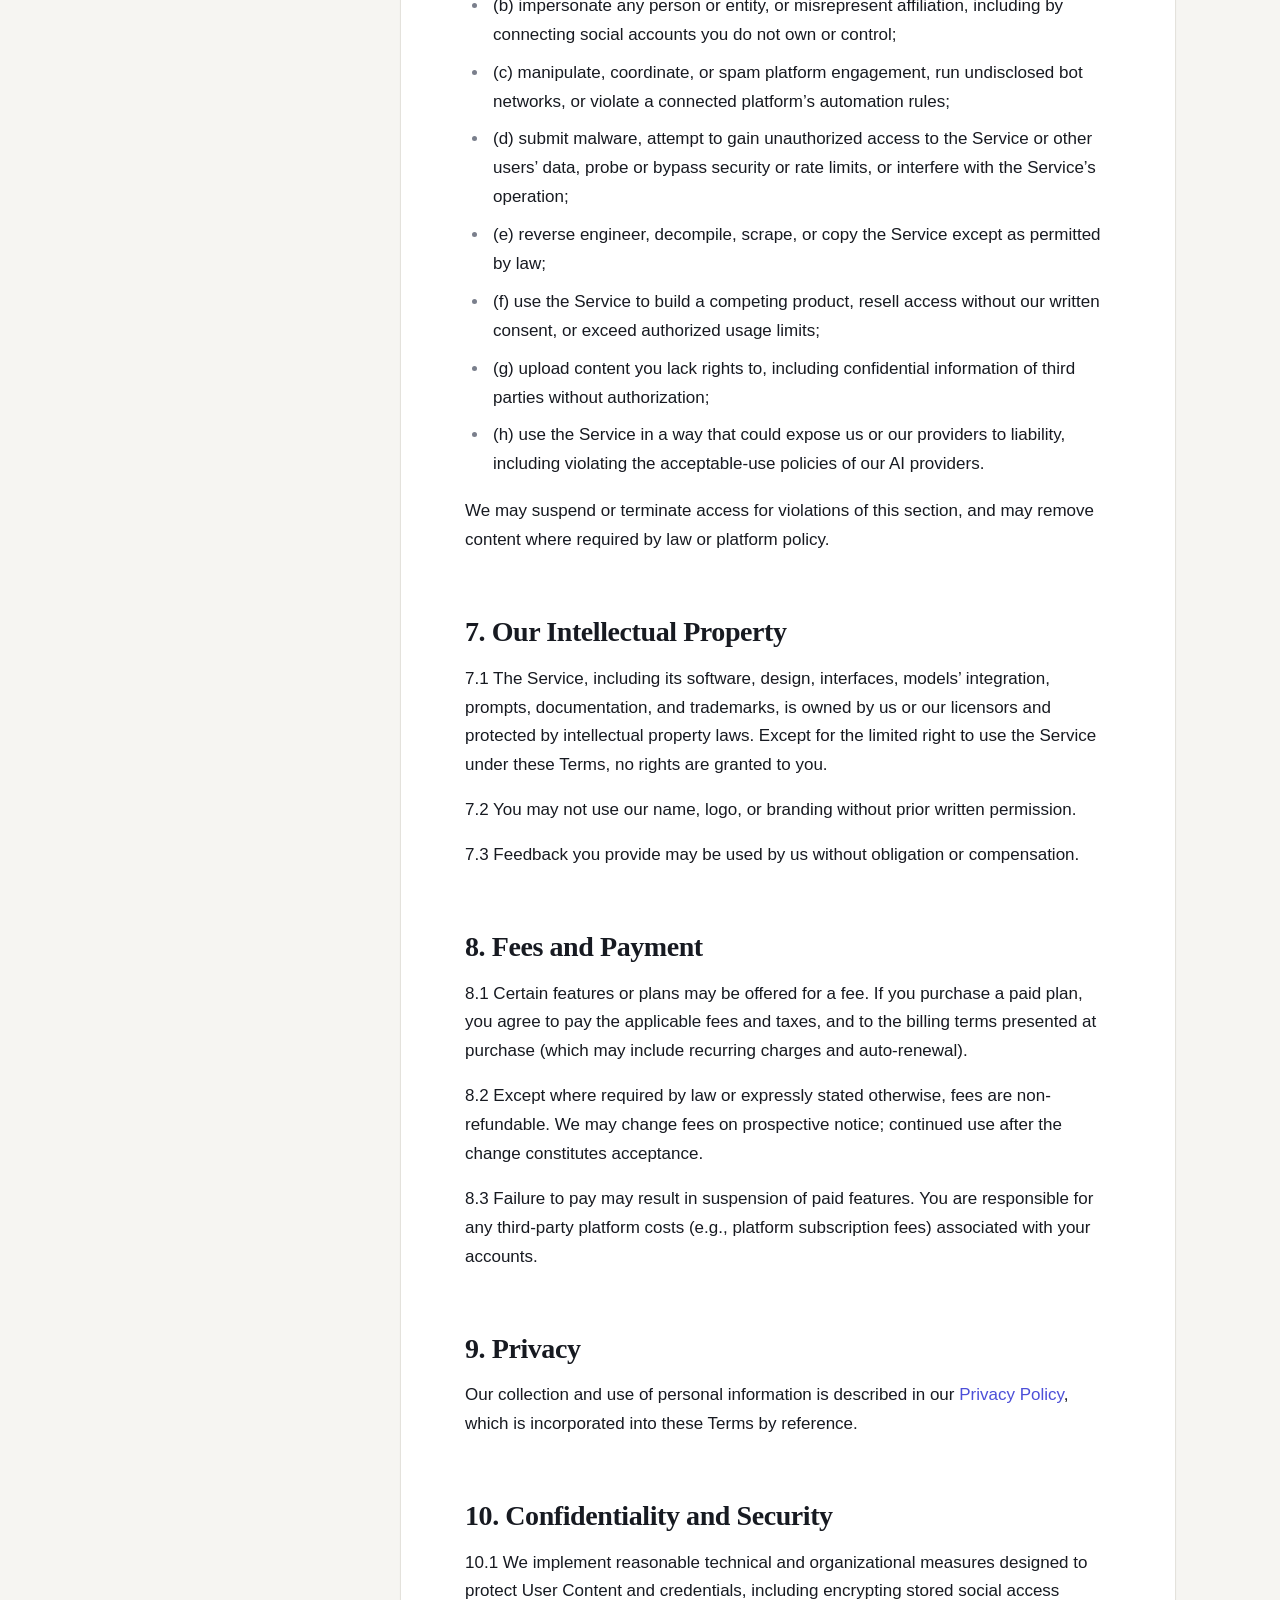
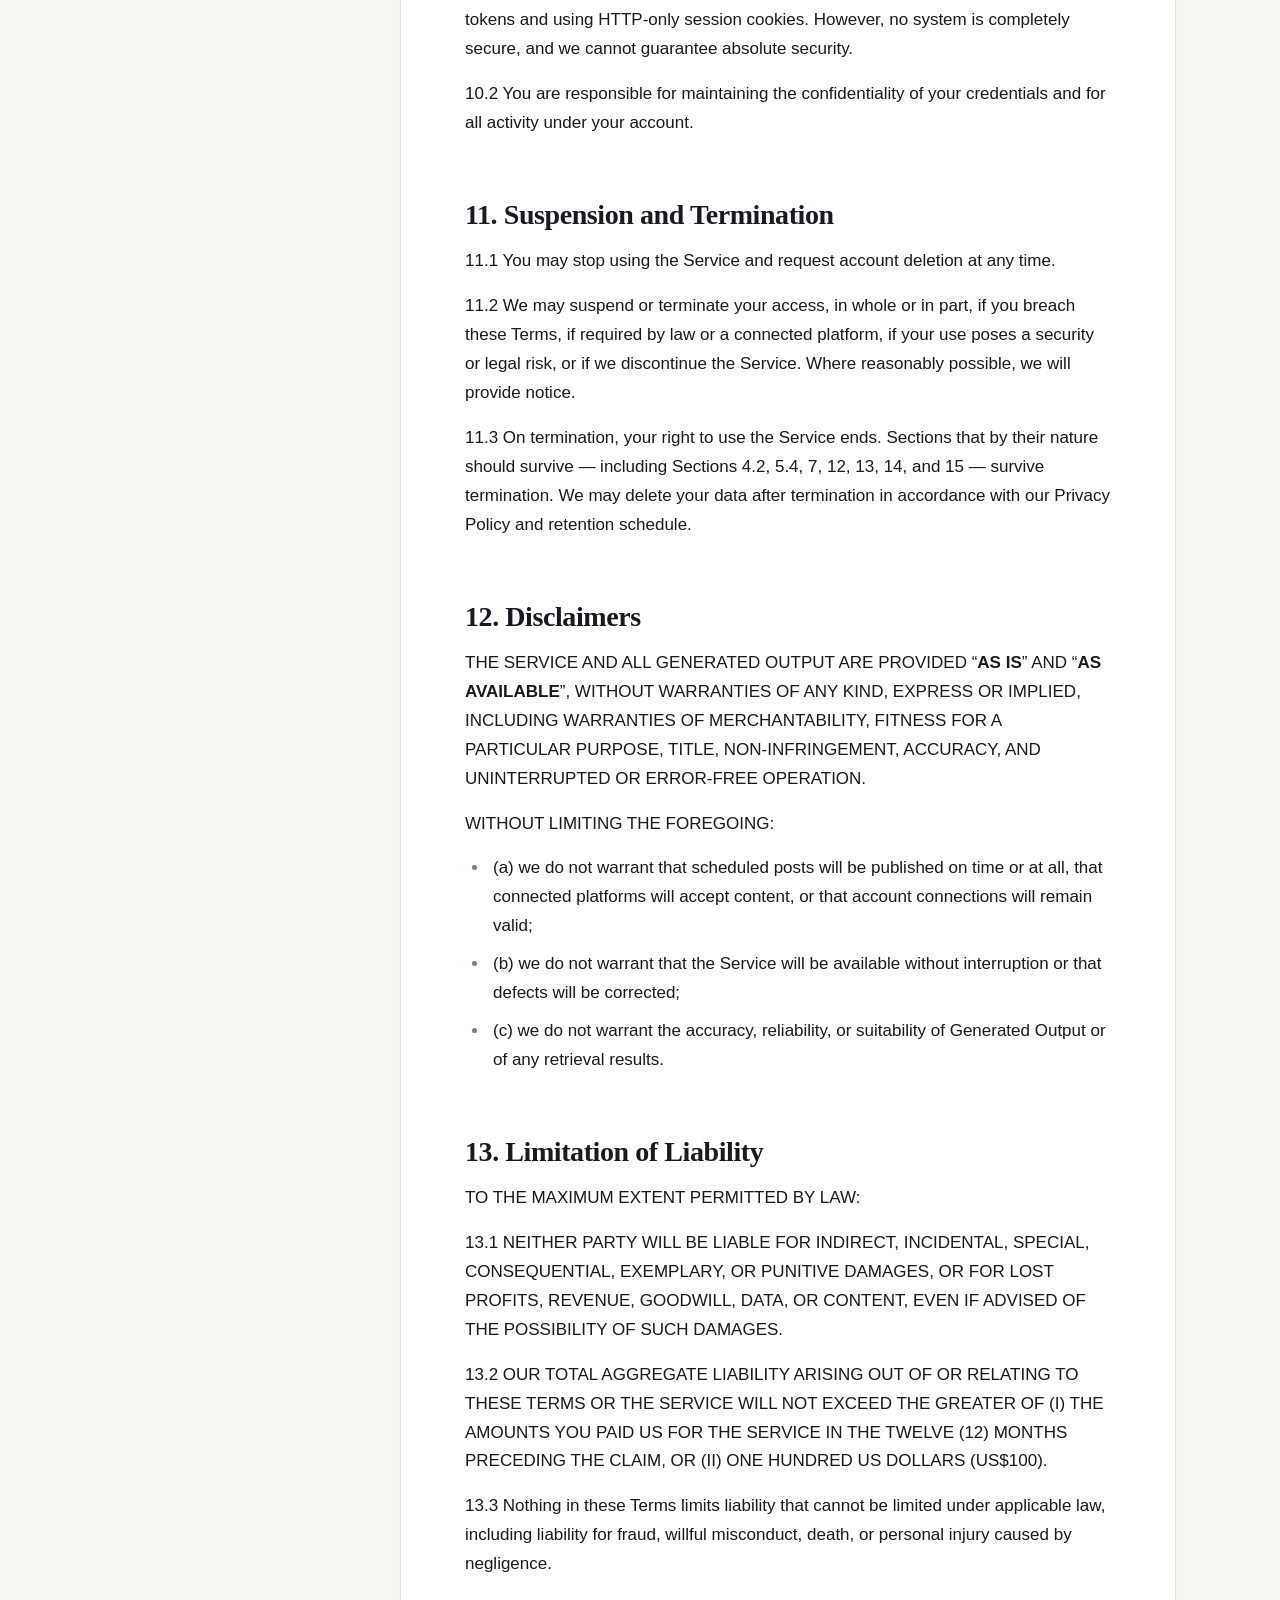
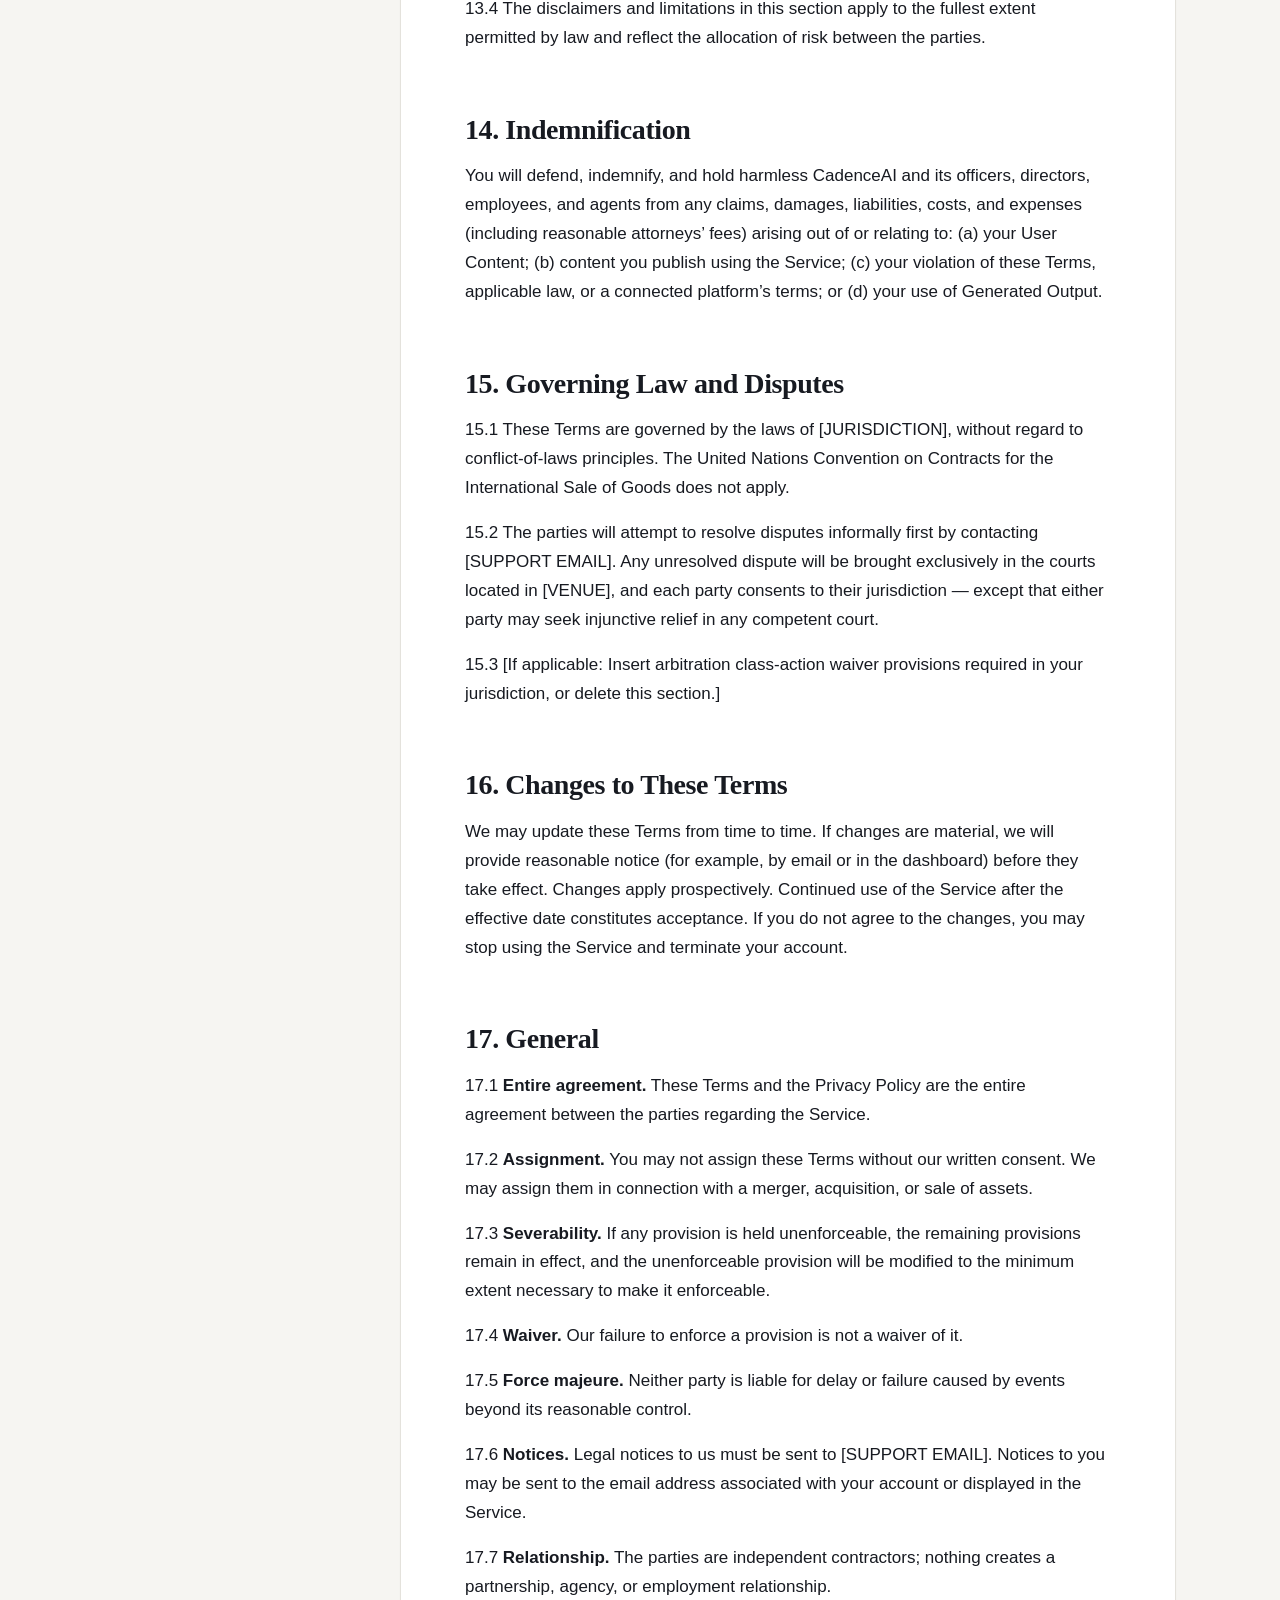
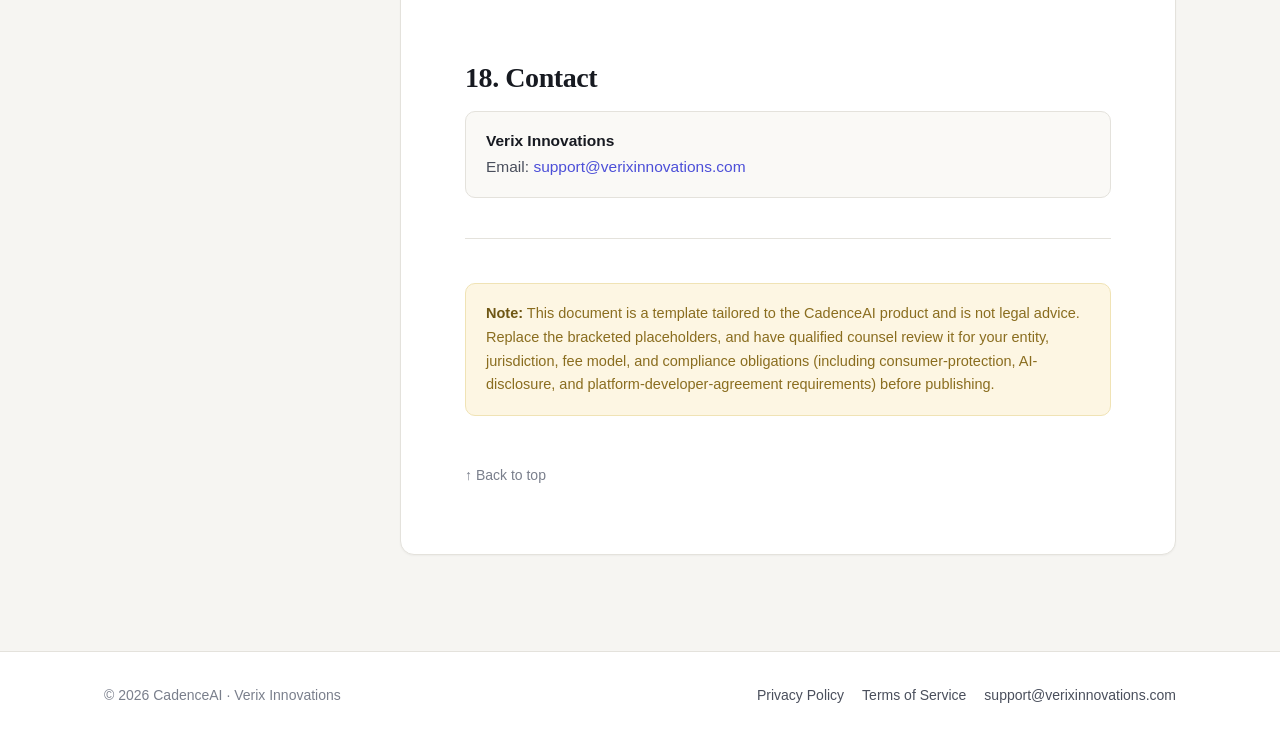
<file: terms-of-service.html>
<!DOCTYPE html>
<html lang="en">
<head>
  <meta charset="utf-8">
  <meta name="viewport" content="width=device-width, initial-scale=1">
  <title>Terms of Service · CadenceAI</title>
  <meta name="description" content="The terms governing use of the CadenceAI website, dashboard, API, and related services.">
  <link rel="icon" href="assets/logo.svg" type="image/svg+xml">
  <link rel="stylesheet" href="assets/style.css">
</head>
<body class="legal">
  <header class="site-header">
    <div class="bar">
      <a class="brand" href="index.html">
        <img src="assets/logo.svg" alt="">
        <span>CadenceAI</span>
      </a>
      <nav class="site-nav" aria-label="Primary">
        <a href="index.html">Home</a>
        <a href="privacy-policy.html">Privacy</a>
        <a href="terms-of-service.html" aria-current="page">Terms</a>
      </nav>
    </div>
  </header>

  <main>
    <div class="doc-wrap">
      <aside class="toc" aria-label="On this page">
        <h2>Contents</h2>
        <ol id="toc-list"></ol>
      </aside>

      <article class="doc">
        <h1>Terms of Service</h1>
        <p class="product-label">CadenceAI</p>
        <p class="doc-meta"><span>Last updated: 25 November 2026</span><span>Effective date: 25 November 2026</span></p>

        <p>These Terms of Service (&ldquo;<strong>Terms</strong>&rdquo;) form a binding agreement between you (&ldquo;<strong>you</strong>&rdquo;, &ldquo;<strong>your</strong>&rdquo;) and [COMPANY LEGAL NAME] (&ldquo;<strong>CadenceAI</strong>&rdquo;, &ldquo;<strong>we</strong>&rdquo;, &ldquo;<strong>us</strong>&rdquo;, &ldquo;<strong>our</strong>&rdquo;) governing your access to and use of the CadenceAI website, dashboard, API, and related services (collectively, the &ldquo;<strong>Service</strong>&rdquo;).</p>

        <p><strong>By creating an account or using the Service, you agree to these Terms. If you do not agree, do not use the Service.</strong></p>

        <h2 id="1-eligibility">1. Eligibility</h2>

        <p>1.1 You must be at least 18 years old, or the age of majority in your jurisdiction if higher, to use the Service. You must be capable of entering into a binding contract.</p>

        <p>1.2 If you use the Service on behalf of a company or other legal entity, you represent that you have authority to bind that entity, and &ldquo;you&rdquo; includes that entity.</p>

        <p>1.3 You may not use the Service if you are barred from doing so under applicable law or if we have previously terminated your account for breach.</p>

        <h2 id="2-accounts">2. Accounts</h2>

        <p>2.1 You must provide accurate registration information and keep it current. You are responsible for all activity under your account and for safeguarding your credentials.</p>

        <p>2.2 You may register with an email address and password or by signing in with Google. You are responsible for the security of the email account or identity provider you use to access the Service.</p>

        <p>2.3 Notify us immediately at [SUPPORT EMAIL] if you suspect unauthorized access to your account.</p>

        <h2 id="3-connected-platforms-and-third-party-terms">3. Connected Platforms and Third-Party Terms</h2>

        <p>3.1 The Service can connect to third-party platforms, including X (Twitter) and TikTok, through their OAuth authorization flows, and can publish content to those platforms on your behalf. <strong>You must have the legal right to act on any account you connect</strong>, and you remain the account holder of record on each platform.</p>

        <p>3.2 Your use of connected platforms is governed by <strong>their</strong> terms, policies, developer agreements, and community guidelines. You are solely responsible for complying with them, including any limits on automated posting, disclosure requirements for automated or AI-generated content, advertising rules, and content restrictions.</p>

        <p>3.3 We do not control third-party platforms. They may change their APIs, rate limits, review processes, or policies at any time, which may affect or disable parts of the Service. We are not responsible for third-party platform actions, outages, suspensions, or content removals.</p>

        <p>3.4 You authorize us to store and use the access credentials you grant through OAuth solely to provide the Service &mdash; generating, scheduling, and publishing posts, and reading the account information needed to do so. You can revoke a connection at any time in the dashboard or through the platform&rsquo;s own settings.</p>

        <h2 id="4-your-content-and-knowledge-base">4. Your Content and Knowledge Base</h2>

        <p>4.1 &ldquo;<strong>User Content</strong>&rdquo; means any content you submit to the Service, including text, documents, URLs, files, notes, brand settings, voice samples, images, and generated drafts. You retain all ownership rights in your User Content.</p>

        <p>4.2 You grant us a worldwide, non-exclusive, royalty-free license to host, store, process, transmit, reproduce, and display your User Content solely as necessary to operate, provide, and improve the Service for you &mdash; for example, to index your knowledge base, retrieve relevant context, generate drafts, and publish posts you approve.</p>

        <p>4.3 You represent and warrant that you own or have all necessary rights, licenses, and consents to submit your User Content, that it does not infringe any third party&rsquo;s rights, and that our processing of it as described in these Terms does not violate any law or third-party right.</p>

        <p>4.4 You are responsible for the accuracy, legality, and quality of your User Content, and for reviewing all generated drafts before publication. The Service is a drafting and scheduling tool; <strong>you are the publisher</strong>.</p>

        <h2 id="5-ai-generated-output">5. AI-Generated Output</h2>

        <p>5.1 The Service uses large language models and retrieval systems, which may be provided by third-party AI providers, to generate drafts, suggestions, and other output (&ldquo;<strong>Generated Output</strong>&rdquo;).</p>

        <p>5.2 Generated Output is probabilistic and may be inaccurate, incomplete, biased, repetitive, or offensive. It is <strong>not</strong> professional advice of any kind (legal, financial, medical, or otherwise) and must not be relied upon as such.</p>

        <p>5.3 You are responsible for reviewing, editing, fact-checking, and approving Generated Output before publishing, and for complying with any law or platform rule requiring disclosure that content is AI-generated.</p>

        <p>5.4 We make no warranty that Generated Output is original, non-infringing, or fit for a particular purpose. You are solely responsible for how Generated Output is used and published.</p>

        <p>5.5 We may use embeddings, similarity checks, and other automated safeguards to improve quality; these do not guarantee the absence of errors or duplication.</p>

        <h2 id="6-acceptable-use">6. Acceptable Use</h2>

        <p>You agree not to, and not to permit any third party to:</p>

        <ul>
          <li>(a) use the Service to create, publish, or distribute content that is unlawful, defamatory, fraudulent, harassing, hateful, sexually exploitative of minors, or that infringes intellectual property or privacy rights;</li>
          <li>(b) impersonate any person or entity, or misrepresent affiliation, including by connecting social accounts you do not own or control;</li>
          <li>(c) manipulate, coordinate, or spam platform engagement, run undisclosed bot networks, or violate a connected platform&rsquo;s automation rules;</li>
          <li>(d) submit malware, attempt to gain unauthorized access to the Service or other users&rsquo; data, probe or bypass security or rate limits, or interfere with the Service&rsquo;s operation;</li>
          <li>(e) reverse engineer, decompile, scrape, or copy the Service except as permitted by law;</li>
          <li>(f) use the Service to build a competing product, resell access without our written consent, or exceed authorized usage limits;</li>
          <li>(g) upload content you lack rights to, including confidential information of third parties without authorization;</li>
          <li>(h) use the Service in a way that could expose us or our providers to liability, including violating the acceptable-use policies of our AI providers.</li>
        </ul>

        <p>We may suspend or terminate access for violations of this section, and may remove content where required by law or platform policy.</p>

        <h2 id="7-our-intellectual-property">7. Our Intellectual Property</h2>

        <p>7.1 The Service, including its software, design, interfaces, models&rsquo; integration, prompts, documentation, and trademarks, is owned by us or our licensors and protected by intellectual property laws. Except for the limited right to use the Service under these Terms, no rights are granted to you.</p>

        <p>7.2 You may not use our name, logo, or branding without prior written permission.</p>

        <p>7.3 Feedback you provide may be used by us without obligation or compensation.</p>

        <h2 id="8-fees-and-payment">8. Fees and Payment</h2>

        <p>8.1 Certain features or plans may be offered for a fee. If you purchase a paid plan, you agree to pay the applicable fees and taxes, and to the billing terms presented at purchase (which may include recurring charges and auto-renewal).</p>

        <p>8.2 Except where required by law or expressly stated otherwise, fees are non-refundable. We may change fees on prospective notice; continued use after the change constitutes acceptance.</p>

        <p>8.3 Failure to pay may result in suspension of paid features. You are responsible for any third-party platform costs (e.g., platform subscription fees) associated with your accounts.</p>

        <h2 id="9-privacy">9. Privacy</h2>

        <p>Our collection and use of personal information is described in our <a href="privacy-policy.html">Privacy Policy</a>, which is incorporated into these Terms by reference.</p>

        <h2 id="10-confidentiality-and-security">10. Confidentiality and Security</h2>

        <p>10.1 We implement reasonable technical and organizational measures designed to protect User Content and credentials, including encrypting stored social access tokens and using HTTP-only session cookies. However, no system is completely secure, and we cannot guarantee absolute security.</p>

        <p>10.2 You are responsible for maintaining the confidentiality of your credentials and for all activity under your account.</p>

        <h2 id="11-suspension-and-termination">11. Suspension and Termination</h2>

        <p>11.1 You may stop using the Service and request account deletion at any time.</p>

        <p>11.2 We may suspend or terminate your access, in whole or in part, if you breach these Terms, if required by law or a connected platform, if your use poses a security or legal risk, or if we discontinue the Service. Where reasonably possible, we will provide notice.</p>

        <p>11.3 On termination, your right to use the Service ends. Sections that by their nature should survive &mdash; including Sections 4.2, 5.4, 7, 12, 13, 14, and 15 &mdash; survive termination. We may delete your data after termination in accordance with our Privacy Policy and retention schedule.</p>

        <h2 id="12-disclaimers">12. Disclaimers</h2>

        <p>THE SERVICE AND ALL GENERATED OUTPUT ARE PROVIDED &ldquo;<strong>AS IS</strong>&rdquo; AND &ldquo;<strong>AS AVAILABLE</strong>&rdquo;, WITHOUT WARRANTIES OF ANY KIND, EXPRESS OR IMPLIED, INCLUDING WARRANTIES OF MERCHANTABILITY, FITNESS FOR A PARTICULAR PURPOSE, TITLE, NON-INFRINGEMENT, ACCURACY, AND UNINTERRUPTED OR ERROR-FREE OPERATION.</p>

        <p>WITHOUT LIMITING THE FOREGOING:</p>

        <ul>
          <li>(a) we do not warrant that scheduled posts will be published on time or at all, that connected platforms will accept content, or that account connections will remain valid;</li>
          <li>(b) we do not warrant that the Service will be available without interruption or that defects will be corrected;</li>
          <li>(c) we do not warrant the accuracy, reliability, or suitability of Generated Output or of any retrieval results.</li>
        </ul>

        <h2 id="13-limitation-of-liability">13. Limitation of Liability</h2>

        <p>TO THE MAXIMUM EXTENT PERMITTED BY LAW:</p>

        <p>13.1 NEITHER PARTY WILL BE LIABLE FOR INDIRECT, INCIDENTAL, SPECIAL, CONSEQUENTIAL, EXEMPLARY, OR PUNITIVE DAMAGES, OR FOR LOST PROFITS, REVENUE, GOODWILL, DATA, OR CONTENT, EVEN IF ADVISED OF THE POSSIBILITY OF SUCH DAMAGES.</p>

        <p>13.2 OUR TOTAL AGGREGATE LIABILITY ARISING OUT OF OR RELATING TO THESE TERMS OR THE SERVICE WILL NOT EXCEED THE GREATER OF (I) THE AMOUNTS YOU PAID US FOR THE SERVICE IN THE TWELVE (12) MONTHS PRECEDING THE CLAIM, OR (II) ONE HUNDRED US DOLLARS (US$100).</p>

        <p>13.3 Nothing in these Terms limits liability that cannot be limited under applicable law, including liability for fraud, willful misconduct, death, or personal injury caused by negligence.</p>

        <p>13.4 The disclaimers and limitations in this section apply to the fullest extent permitted by law and reflect the allocation of risk between the parties.</p>

        <h2 id="14-indemnification">14. Indemnification</h2>

        <p>You will defend, indemnify, and hold harmless CadenceAI and its officers, directors, employees, and agents from any claims, damages, liabilities, costs, and expenses (including reasonable attorneys&rsquo; fees) arising out of or relating to: (a) your User Content; (b) content you publish using the Service; (c) your violation of these Terms, applicable law, or a connected platform&rsquo;s terms; or (d) your use of Generated Output.</p>

        <h2 id="15-governing-law-and-disputes">15. Governing Law and Disputes</h2>

        <p>15.1 These Terms are governed by the laws of [JURISDICTION], without regard to conflict-of-laws principles. The United Nations Convention on Contracts for the International Sale of Goods does not apply.</p>

        <p>15.2 The parties will attempt to resolve disputes informally first by contacting [SUPPORT EMAIL]. Any unresolved dispute will be brought exclusively in the courts located in [VENUE], and each party consents to their jurisdiction &mdash; except that either party may seek injunctive relief in any competent court.</p>

        <p>15.3 [If applicable: Insert arbitration class-action waiver provisions required in your jurisdiction, or delete this section.]</p>

        <h2 id="16-changes-to-these-terms">16. Changes to These Terms</h2>

        <p>We may update these Terms from time to time. If changes are material, we will provide reasonable notice (for example, by email or in the dashboard) before they take effect. Changes apply prospectively. Continued use of the Service after the effective date constitutes acceptance. If you do not agree to the changes, you may stop using the Service and terminate your account.</p>

        <h2 id="17-general">17. General</h2>

        <p>17.1 <strong>Entire agreement.</strong> These Terms and the Privacy Policy are the entire agreement between the parties regarding the Service.</p>

        <p>17.2 <strong>Assignment.</strong> You may not assign these Terms without our written consent. We may assign them in connection with a merger, acquisition, or sale of assets.</p>

        <p>17.3 <strong>Severability.</strong> If any provision is held unenforceable, the remaining provisions remain in effect, and the unenforceable provision will be modified to the minimum extent necessary to make it enforceable.</p>

        <p>17.4 <strong>Waiver.</strong> Our failure to enforce a provision is not a waiver of it.</p>

        <p>17.5 <strong>Force majeure.</strong> Neither party is liable for delay or failure caused by events beyond its reasonable control.</p>

        <p>17.6 <strong>Notices.</strong> Legal notices to us must be sent to [SUPPORT EMAIL]. Notices to you may be sent to the email address associated with your account or displayed in the Service.</p>

        <p>17.7 <strong>Relationship.</strong> The parties are independent contractors; nothing creates a partnership, agency, or employment relationship.</p>

        <h2 id="18-contact">18. Contact</h2>

        <address>
          <strong>Verix Innovations</strong><br>
          Email: <a href="mailto:support@verixinnovations.com">support@verixinnovations.com</a>
        </address>

        <hr>

        <blockquote>
          <p><strong>Note:</strong> This document is a template tailored to the CadenceAI product and is not legal advice. Replace the bracketed placeholders, and have qualified counsel review it for your entity, jurisdiction, fee model, and compliance obligations (including consumer-protection, AI-disclosure, and platform-developer-agreement requirements) before publishing.</p>
        </blockquote>

        <a class="to-top" href="#top" onclick="window.scrollTo({top:0,behavior:'smooth'});return false;">&uarr; Back to top</a>
      </article>
    </div>
  </main>

  <footer class="site-footer">
    <div class="inner">
      <span>&copy; 2026 CadenceAI &middot; Verix Innovations</span>
      <nav aria-label="Legal">
        <a href="privacy-policy.html">Privacy Policy</a>
        <a href="terms-of-service.html">Terms of Service</a>
        <a href="mailto:support@verixinnovations.com">support@verixinnovations.com</a>
      </nav>
    </div>
  </footer>

  <script src="assets/site.js"></script>
</body>
</html>
</file>
<file: assets/style.css>
:root {
  --bg: #f6f5f2;
  --surface: #ffffff;
  --ink: #171a21;
  --ink-soft: #4a4f5c;
  --ink-faint: #7a7f8c;
  --rule: #e4e2dc;
  --accent: #4c4fd8;
  --accent-dark: #3b3eb8;
  --accent-soft: #ececfb;
  --warn-bg: #fdf6e3;
  --warn-ink: #8a6d1f;
  --radius: 14px;
  --max: 1120px;
  --font-sans: -apple-system, BlinkMacSystemFont, "Segoe UI", Inter, Roboto, "Helvetica Neue", Arial, sans-serif;
  --font-serif: ui-serif, "New York", Georgia, "Times New Roman", serif;
}

* { box-sizing: border-box; }

html { scroll-behavior: smooth; scroll-padding-top: 90px; }

body {
  margin: 0;
  background: var(--bg);
  color: var(--ink);
  font-family: var(--font-sans);
  font-size: 17px;
  line-height: 1.7;
  -webkit-font-smoothing: antialiased;
}

a { color: var(--accent); text-decoration: none; }
a:hover { color: var(--accent-dark); text-decoration: underline; text-underline-offset: 3px; }

/* ---------- Header ---------- */

.site-header {
  position: sticky;
  top: 0;
  z-index: 50;
  background: rgba(246, 245, 242, 0.85);
  backdrop-filter: saturate(160%) blur(12px);
  -webkit-backdrop-filter: saturate(160%) blur(12px);
  border-bottom: 1px solid var(--rule);
}

.site-header .bar {
  max-width: var(--max);
  margin: 0 auto;
  padding: 0 24px;
  height: 64px;
  display: flex;
  align-items: center;
  justify-content: space-between;
  gap: 16px;
}

.brand {
  display: inline-flex;
  align-items: center;
  gap: 10px;
  color: var(--ink);
  font-weight: 650;
  font-size: 17px;
  letter-spacing: -0.01em;
}
.brand:hover { text-decoration: none; color: var(--ink); }
.brand img { width: 28px; height: 28px; display: block; }

.site-nav { display: flex; align-items: center; gap: 6px; }
.site-nav a {
  color: var(--ink-soft);
  font-size: 14.5px;
  font-weight: 500;
  padding: 8px 12px;
  border-radius: 8px;
}
.site-nav a:hover { background: rgba(23, 26, 33, 0.06); color: var(--ink); text-decoration: none; }
.site-nav a[aria-current="page"] { background: var(--accent-soft); color: var(--accent-dark); }

/* ---------- Landing ---------- */

.hero {
  max-width: var(--max);
  margin: 0 auto;
  padding: 88px 24px 64px;
}
.hero .eyebrow {
  display: inline-block;
  font-size: 13px;
  font-weight: 600;
  letter-spacing: 0.08em;
  text-transform: uppercase;
  color: var(--accent);
  background: var(--accent-soft);
  padding: 5px 12px;
  border-radius: 999px;
  margin-bottom: 20px;
}
.hero h1 {
  font-family: var(--font-serif);
  font-size: clamp(38px, 6vw, 58px);
  line-height: 1.08;
  letter-spacing: -0.02em;
  font-weight: 600;
  margin: 0 0 18px;
  max-width: 18ch;
}
.hero p.lede {
  font-size: clamp(17px, 2.2vw, 20px);
  color: var(--ink-soft);
  max-width: 62ch;
  margin: 0;
}

.doc-grid {
  max-width: var(--max);
  margin: 0 auto;
  padding: 0 24px 96px;
  display: grid;
  grid-template-columns: repeat(auto-fit, minmax(280px, 1fr));
  gap: 20px;
}

.doc-card {
  display: flex;
  flex-direction: column;
  gap: 12px;
  background: var(--surface);
  border: 1px solid var(--rule);
  border-radius: var(--radius);
  padding: 28px;
  color: var(--ink);
  box-shadow: 0 1px 2px rgba(23, 26, 33, 0.04);
  transition: transform 0.15s ease, box-shadow 0.15s ease, border-color 0.15s ease;
}
.doc-card:hover {
  text-decoration: none;
  transform: translateY(-3px);
  border-color: #cfcdc6;
  box-shadow: 0 12px 28px rgba(23, 26, 33, 0.09);
}
.doc-card .icon {
  width: 40px;
  height: 40px;
  border-radius: 10px;
  background: var(--accent-soft);
  color: var(--accent-dark);
  display: grid;
  place-items: center;
  margin-bottom: 4px;
}
.doc-card h2 { margin: 0; font-size: 21px; letter-spacing: -0.01em; }
.doc-card p { margin: 0; color: var(--ink-soft); font-size: 15.5px; line-height: 1.6; }
.doc-card .go {
  margin-top: auto;
  padding-top: 8px;
  font-size: 15px;
  font-weight: 600;
  color: var(--accent);
}
.doc-card .go span { display: inline-block; transition: transform 0.15s ease; }
.doc-card:hover .go span { transform: translateX(4px); }

/* ---------- Document layout ---------- */

.doc-wrap {
  max-width: var(--max);
  margin: 0 auto;
  padding: 48px 24px 96px;
  display: grid;
  grid-template-columns: 240px minmax(0, 1fr);
  gap: 56px;
  align-items: start;
}

.toc {
  position: sticky;
  top: 88px;
  max-height: calc(100vh - 110px);
  overflow-y: auto;
  padding-right: 8px;
  font-size: 14px;
}
.toc h2 {
  font-size: 11.5px;
  font-weight: 650;
  letter-spacing: 0.1em;
  text-transform: uppercase;
  color: var(--ink-faint);
  margin: 0 0 12px;
}
.toc ol { list-style: none; margin: 0; padding: 0; border-left: 1px solid var(--rule); }
.toc li { margin: 0; }
.toc a {
  display: block;
  padding: 5px 12px;
  margin-left: -1px;
  border-left: 2px solid transparent;
  color: var(--ink-soft);
  line-height: 1.45;
}
.toc a:hover { color: var(--ink); text-decoration: none; }
.toc a.active {
  color: var(--accent-dark);
  border-left-color: var(--accent);
  font-weight: 550;
  background: linear-gradient(90deg, var(--accent-soft), transparent);
}

.doc {
  background: var(--surface);
  border: 1px solid var(--rule);
  border-radius: var(--radius);
  padding: clamp(28px, 5vw, 64px);
  box-shadow: 0 1px 2px rgba(23, 26, 33, 0.04);
  min-width: 0;
}

.doc h1 {
  font-family: var(--font-serif);
  font-size: clamp(32px, 4.5vw, 42px);
  line-height: 1.12;
  letter-spacing: -0.02em;
  font-weight: 600;
  margin: 0 0 10px;
}

.product-label {
  font-size: 13.5px;
  font-weight: 650;
  letter-spacing: 0.1em;
  text-transform: uppercase;
  color: var(--accent);
  margin: 0 0 8px;
}

.doc-meta {
  display: flex;
  flex-wrap: wrap;
  gap: 6px 18px;
  font-size: 14px;
  color: var(--ink-faint);
  border-bottom: 1px solid var(--rule);
  padding-bottom: 26px;
  margin: 0 0 34px;
}

.doc h2 {
  font-family: var(--font-serif);
  font-size: clamp(23px, 3vw, 28px);
  line-height: 1.2;
  letter-spacing: -0.015em;
  font-weight: 600;
  margin: 52px 0 16px;
  padding-top: 8px;
  scroll-margin-top: 90px;
}
.doc h2:first-of-type { margin-top: 0; }

.doc h3 {
  font-size: 17.5px;
  font-weight: 650;
  letter-spacing: -0.005em;
  margin: 30px 0 10px;
}

.doc p { margin: 0 0 16px; }
.doc strong { font-weight: 650; }
.doc em { color: var(--ink-soft); }

.doc ul, .doc ol { margin: 0 0 18px; padding-left: 24px; }
.doc li { margin: 0 0 9px; padding-left: 4px; }
.doc li::marker { color: var(--ink-faint); }
.doc ul ul, .doc ol ol { margin-top: 9px; margin-bottom: 0; }

.doc table {
  width: 100%;
  border-collapse: collapse;
  font-size: 14.5px;
  line-height: 1.55;
  margin: 8px 0 24px;
  display: block;
  overflow-x: auto;
}
.doc table thead { background: #faf9f6; }
.doc th {
  text-align: left;
  font-weight: 650;
  color: var(--ink);
  padding: 12px 14px;
  border: 1px solid var(--rule);
  white-space: nowrap;
}
.doc td {
  padding: 12px 14px;
  border: 1px solid var(--rule);
  vertical-align: top;
  color: var(--ink-soft);
  min-width: 120px;
}
.doc tbody tr:nth-child(even) { background: #fbfaf8; }

.doc blockquote {
  margin: 44px 0 0;
  padding: 18px 20px;
  background: var(--warn-bg);
  border: 1px solid #f0e3b5;
  border-left: 1px solid #f0e3b5;
  border-radius: 10px;
  font-size: 14.5px;
  line-height: 1.65;
  color: var(--warn-ink);
}
.doc blockquote p { margin: 0; }
.doc blockquote strong { color: #6f5715; }

.doc address {
  font-style: normal;
  background: #faf9f6;
  border: 1px solid var(--rule);
  border-radius: 10px;
  padding: 16px 20px;
  font-size: 15.5px;
  line-height: 1.7;
  color: var(--ink-soft);
  margin-bottom: 16px;
}
.doc address strong { color: var(--ink); }

.doc hr { border: none; border-top: 1px solid var(--rule); margin: 40px 0 28px; }

.to-top {
  display: inline-flex;
  align-items: center;
  gap: 6px;
  margin-top: 48px;
  font-size: 14px;
  color: var(--ink-faint);
}
.to-top:hover { color: var(--accent); text-decoration: none; }

/* ---------- Footer ---------- */

.site-footer {
  border-top: 1px solid var(--rule);
  background: var(--surface);
}
.site-footer .inner {
  max-width: var(--max);
  margin: 0 auto;
  padding: 32px 24px;
  display: flex;
  flex-wrap: wrap;
  justify-content: space-between;
  gap: 16px;
  font-size: 14px;
  color: var(--ink-faint);
}
.site-footer nav { display: flex; gap: 18px; flex-wrap: wrap; }
.site-footer a { color: var(--ink-soft); }

/* ---------- Responsive ---------- */

@media (max-width: 900px) {
  .doc-wrap { grid-template-columns: 1fr; padding-top: 28px; gap: 20px; }
  .toc {
    position: static;
    max-height: none;
    overflow: visible;
    background: var(--surface);
    border: 1px solid var(--rule);
    border-radius: var(--radius);
    padding: 18px 20px;
  }
  .doc { padding: 28px 22px; }
  .hero { padding-top: 56px; }
}

@media (max-width: 520px) {
  .site-header .bar { height: 58px; padding: 0 16px; }
  .site-nav a { padding: 7px 9px; font-size: 13.5px; }
  .brand span { display: none; }
  .hero, .doc-grid, .doc-wrap, .site-footer .inner { padding-left: 16px; padding-right: 16px; }
}

/* ---------- Print ---------- */

@media print {
  .site-header, .site-footer, .toc, .to-top { display: none !important; }
  body { background: #fff; font-size: 12pt; }
  .doc-wrap { display: block; padding: 0; }
  .doc { border: none; box-shadow: none; padding: 0; }
  .doc h2 { page-break-after: avoid; }
  a { color: inherit; text-decoration: none; }
}
</file>
